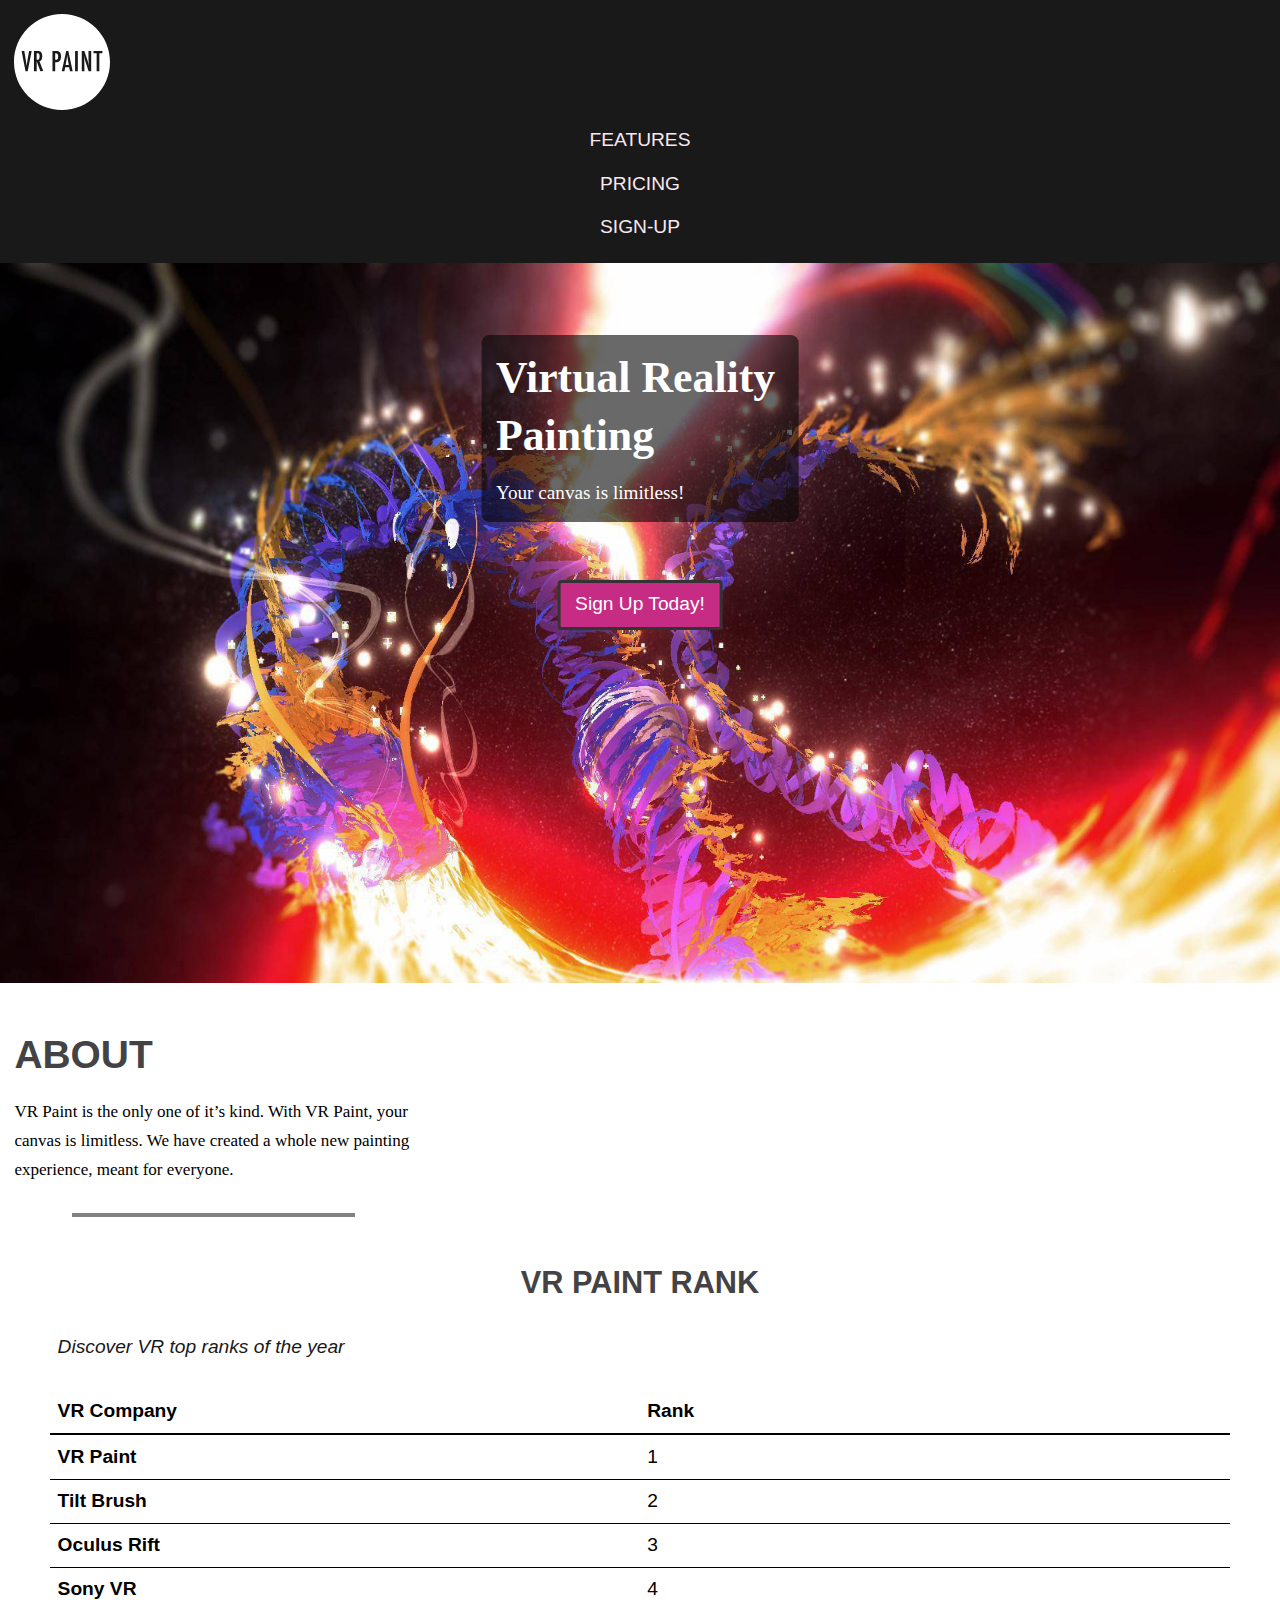
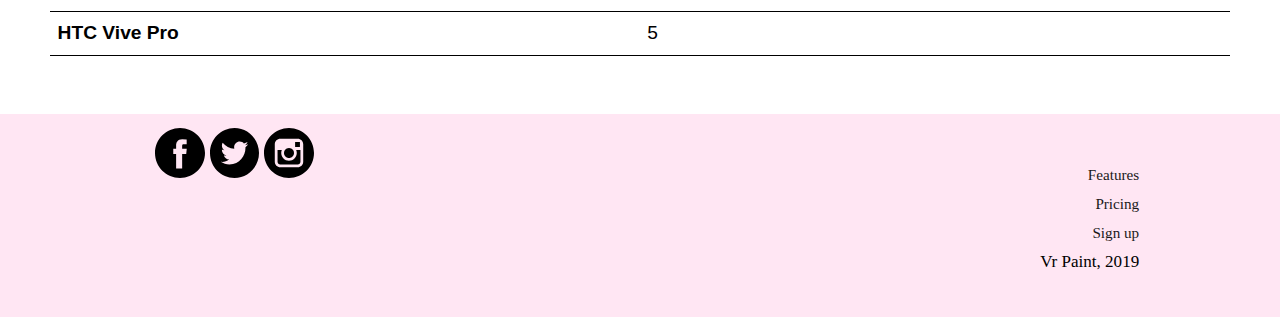
<file: index.html>
<!DOCTYPE html>
<html lang="en-ca">
<head>
  <meta charset="utf-8">
  <title>V4 Paint</title>
  <meta name="viewport" content="width=device-width,initial-scale=1">
  <link rel="stylesheet" href="css/modules.css">
  <link rel="stylesheet" href="css/grid.css">
  <link rel="stylesheet" href="css/type.css">
  <link rel="stylesheet" href="css/main.css">
  <link href="https://fonts.googleapis.com/css?family=Roboto+Slab:400,700" rel="stylesheet">
</head>
<body>

  <header role="banner" class="island-1-2" id="banner">
    <div class="vrpaintlogo">
      <a href="index.html">
        <img src="images/vrpaintlogo.svg" alt="paint">
      </a>
    </div>
    <div>
      <nav role="navigation" id="navigation">
        <ul class="list-group push-0">
          <li><a class="pad-t-1-4 pad-b-1-4" href="tour.html">FEATURES</a></li>
          <li><a class="pad-t-1-4 pad-b-1-4" href="pricing.html">PRICING</a></li>
          <li><a class="pad-t-1-4 pad-b-1-4" href="sign-up.html">SIGN-UP</a></li>
        </ul>
      </nav>
    </div>
  </header>

  <main id="main" tabindex="0" role="main">
    <section class="push banner-height">
      <div class="relative img-cutoff">
        <div class="embed embed-16by9">
          <img class="img-flex embed-item" src="images/vrartworkheader.jpg" alt="header">
        </div>
        <div class="absolute banner-content">
          <div class="value-proposition island-1-2 push-2">
            <h1 class="yotta push-1-2 h1-white">Virtual Reality Painting</h1>
            <p class="push-0 h1-white">Your canvas is limitless!</p>
          </div>
          <div class="text-center">
            <a class="btn" href="sign-up.html">Sign Up Today!</a>
          </div>
        </div>
      </div>
    </section>
    <div class="grid main-width">
      <section class="island-1-2 limit no-pad unit [ xs-1 s-1 m-1 l-1-3 xl-1-3 ]">
        <h2 class="text-upper zetta push-1-2 caption">About</h2>
        <p class="milli no-pad">VR Paint is the only one of it’s kind. With VR Paint, your canvas is limitless. We have created a whole new painting experience, meant for everyone.</p>
        <div class="break pad-b gutter-2 no-pad">
          <hr>
        </div>
      </section>
    </div>
    <div>
      <section class="text-center pad-t-1 pad-b-2">
        <h2 class="text-center">VR PAINT RANK</h2>
        <div class="table-wrapper scrollable gutter-2">
          <table class="push-0">
            <caption>Discover VR top ranks of the year</caption>
            <thead>
              <tr>
                <th class="vr" scope="col">VR Company</th>
                <th class="rank" scope="col">Rank</th>
              </tr>
            </thead>
            <tbody>
              <tr>
                <th class="bold" scope="row">VR Paint</th>
                <td>1</td>
              </tr>
            </tbody>
            <tbody>
              <tr>
                <th scope="row">Tilt Brush</th>
                <td>2</td>
              </tr>
            </tbody>
            <tbody>
              <tr>
                <th scope="row">Oculus Rift</th>
                <td>3</td>
              </tr>
            </tbody>
            <tbody>
              <tr>
                <th scope="row">Sony VR</th>
                <td>4</td>
              </tr>
            </tbody>
            <tbody>
              <tr>
                <th scope="row">HTC Vive Pro</th>
                <td>5</td>
              </tr>
            </tbody>
          </table>
        </div>
      </section>
    </div>
  </main>

  <footer role="contentinfo">
    <div class="wrapper thefooter">
      <div class="social-icons">
        <ul class="list-group-inline pad-t island-1-2 push-0">
          <li><i class="sociallink"><a href="http://facebook.com/"><img src="images/facebook-logo-button.svg" alt="facebook"></a></i></li>
          <li><i class="sociallink"><a href="http://twitter.com/"><img src="images/twitter-logo-button.svg" alt="twitter"></a></i></li>
          <li><i class="sociallink"><a href="http://instagram.com/"><img src="images/instagram-logo.svg" alt="instagram"></a></i></li>
        </ul>
      </div>

      <div class="footer-content">
        <div class="milli nav text-right">
          <nav>
            <ul class="push-none grid-middle unit list-group">
              <li class="micro"><a href="tour.html">Features</a></li>
              <li class="micro"><a href="pricing.html">Pricing</a></li>
              <li class="micro"><a href="sign-up.html">Sign up</a></li>
            </ul>
          </nav>
        </div>
        <div class="text-right">
          <small>Vr Paint, 2019</small>
        </div>
      </div>
    </div>
  </footer>

</body>
</html>
</file>
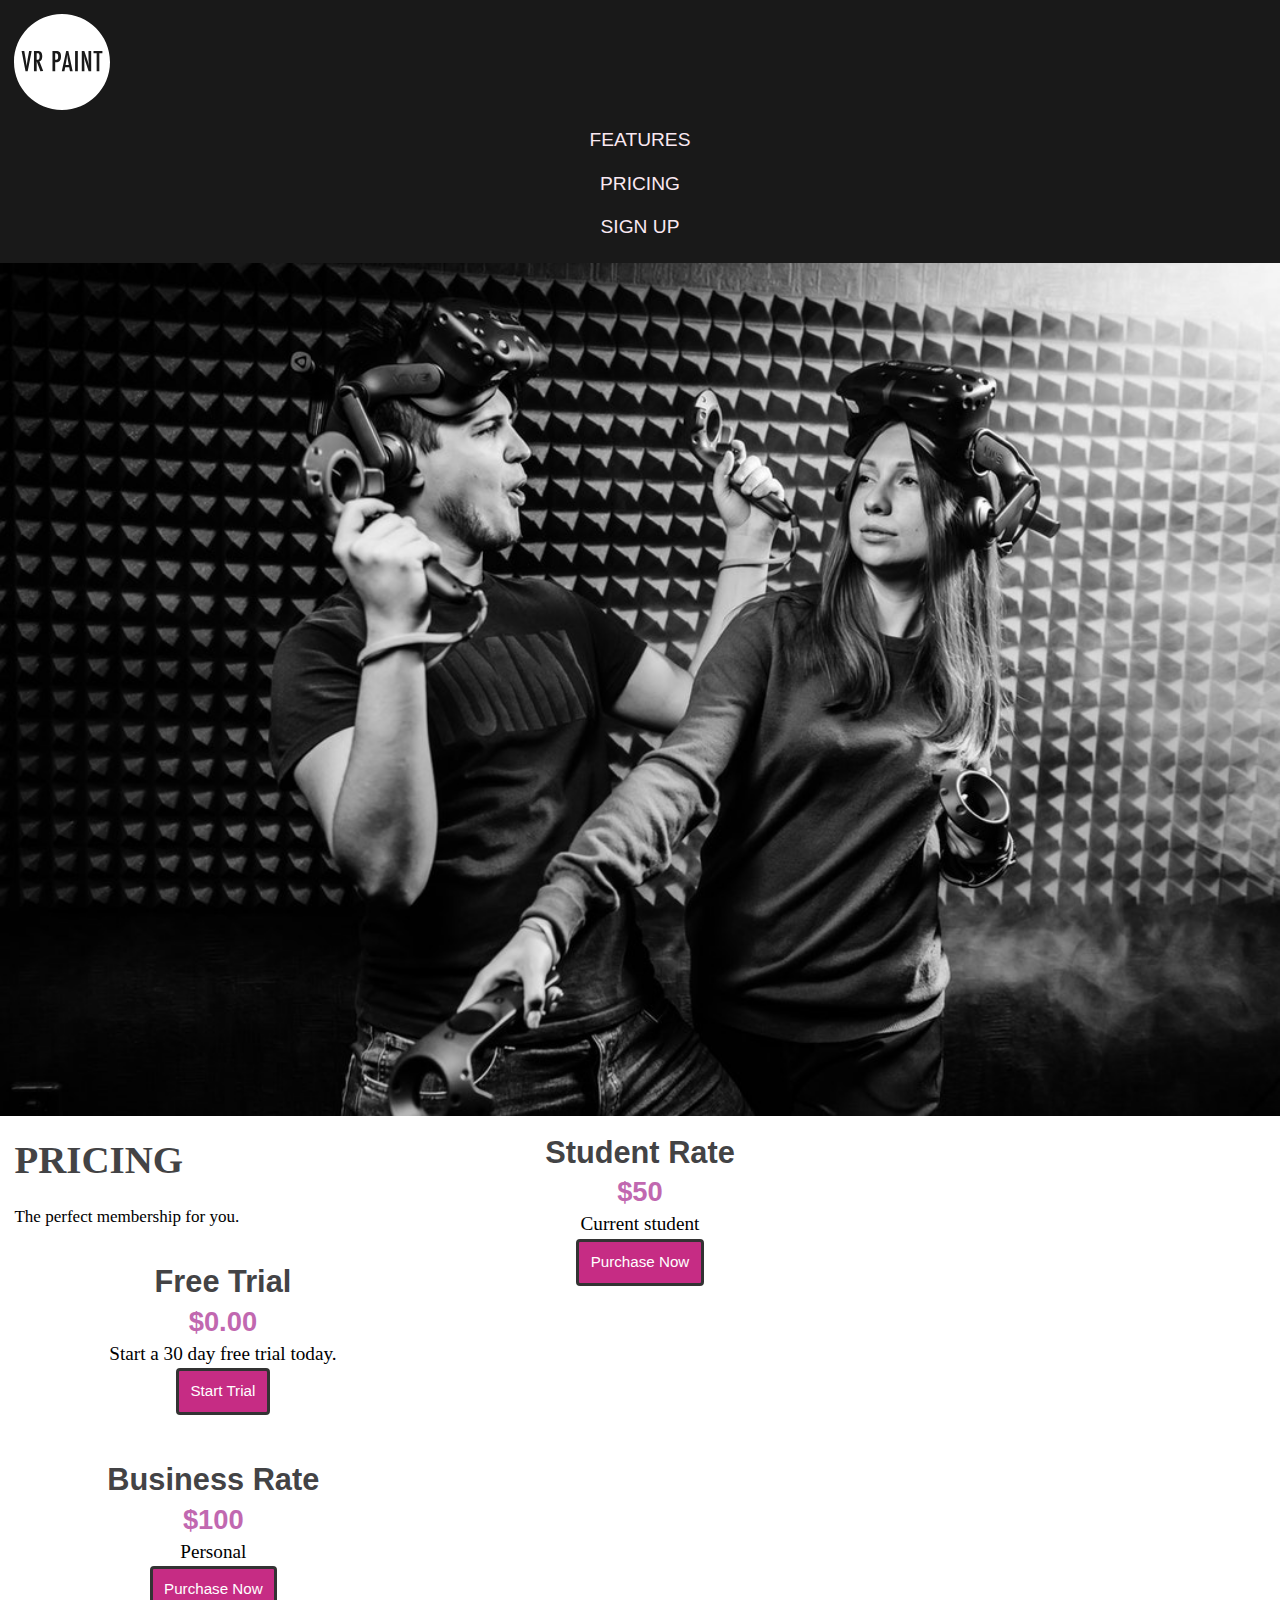
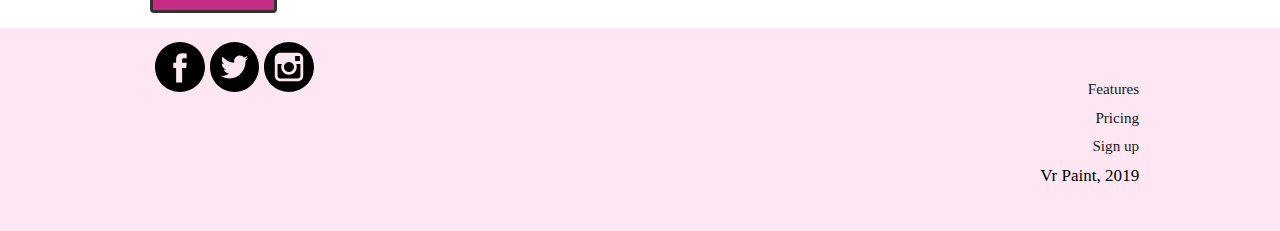
<file: pricing.html>
<!DOCTYPE html>
<html lang="en-ca">
<head>
  <meta charset="utf-8">
  <title>Pricing</title>
  <meta name="viewport" content="width=device-width,initial-scale=1">
  <link rel="stylesheet" href="css/modules.css">
  <link rel="stylesheet" href="css/grid.css">
  <link rel="stylesheet" href="css/type.css">
  <link rel="stylesheet" href="css/main.css">
  <link href="https://fonts.googleapis.com/css?family=Roboto+Slab:400,700" rel="stylesheet">
</head>
<body>

  <header role="banner" class="island-1-2">
    <div class="vrpaintlogo">
      <a href="index.html">
        <img src="images/vrpaintlogo.svg" alt="paint">
      </a>
    </div>
    <div>
      <nav>
        <ul class="list-group push-0">
          <li><a class="pad-t-1-4 pad-b-1-4" href="tour.html">FEATURES</a></li>
          <li><a class="pad-t-1-4 pad-b-1-4" href="pricing.html">PRICING</a></li>
          <li><a class="pad-t-1-4 pad-b-1-4" href="sign-up.html">SIGN UP</a></li>
        </ul>
      </nav>
    </div>
  </header>

  <main id="main" tabindex="0" role="main">
    <section class="img-cutoff">
      <img class="img-flex" src="images/vr2.jpg" alt="pricing">
    </section>
    <div class="island-1-2 grid central-2 embed embed-16by9">
      <div class="unit [ xs-1 s-1 m-1 l-1-3 xl-1-3 ]">
        <div class="grid">
          <section class="unit [ xs-1 s-1 m-1 ]">
            <div class="limit">
              <h1 class="text-upper zetta push-1-2 caption">Pricing</h1>
              <p class="milli">The perfect membership for you.</p>
            </div>
          </section>
          <section class="border-section text-center push-1-2 unit [ xs-1 s-1 m-1 ]">
            <h2 class="push-0">Free Trial</h2>
            <h3 class="push-0">$0.00</h3>
            <p class="push-0">Start a 30 day free trial today.</p>
            <div class="push text-center push-1-2">
              <a class="btn micro" href="sign-up.html">Start Trial</a>
            </div>
          </section>
        </div>
      </div>
      <div class="unit [ xs-1 s-1 m-1 l-1-3 xl-1-3 ]">
        <section class="border-section border-stretch text-center push-1-2">
          <h2 class="push-0">Student Rate</h2>
          <h3 class="push-0">$50</h3>
          <p class="push-0">Current student</p>
          <div class="push text-center push-1-2">
            <a class="btn micro" href="sign-up.html">Purchase Now</a>
          </div>
        </section>
      </div>
    </div>
    <div class="unit [ xs-1 s-1 m-1 l-1-3 xl-1-3 ]">
      <section class="border-section border-stretch text-center push-1-2">
        <h2 class="push-0">Business Rate</h2>
        <h3 class="push-0">$100</h3>
        <p class="push-0">Personal</p>
        <div class="push text-center push-1-2">
          <a class="btn micro" href="sign-up.html">Purchase Now</a>
        </div>
      </section>
    </div>
  </main>

  <footer role="contentinfo">
    <div class="wrapper thefooter">
      <div class="social-icons">
        <ul class="list-group-inline pad-t island-1-2 push-0">
          <li><i class="sociallink"><a href="http://facebook.com/"><img src="images/facebook-logo-button.svg" alt="facebook"></a></i></li>
          <li><i class="sociallink"><a href="http://twitter.com/"><img src="images/twitter-logo-button.svg" alt="twitter"></a></i></li>
          <li><i class="sociallink"><a href="http://instagram.com/"><img src="images/instagram-logo.svg" alt="instagram"></a></i></li>
        </ul>
      </div>

      <div class="footer-content">
        <div class="milli nav text-right">
          <nav>
            <ul class="push-none grid-middle unit list-group">
              <li class="micro"><a href="tour.html">Features</a></li>
              <li class="micro"><a href="pricing.html">Pricing</a></li>
              <li class="micro"><a href="sign-up.html">Sign up</a></li>
            </ul>
          </nav>
        </div>
        <div class="text-right">
          <small>Vr Paint, 2019</small>
        </div>
      </div>
    </div>
  </footer>

</body>
</html>
</file>
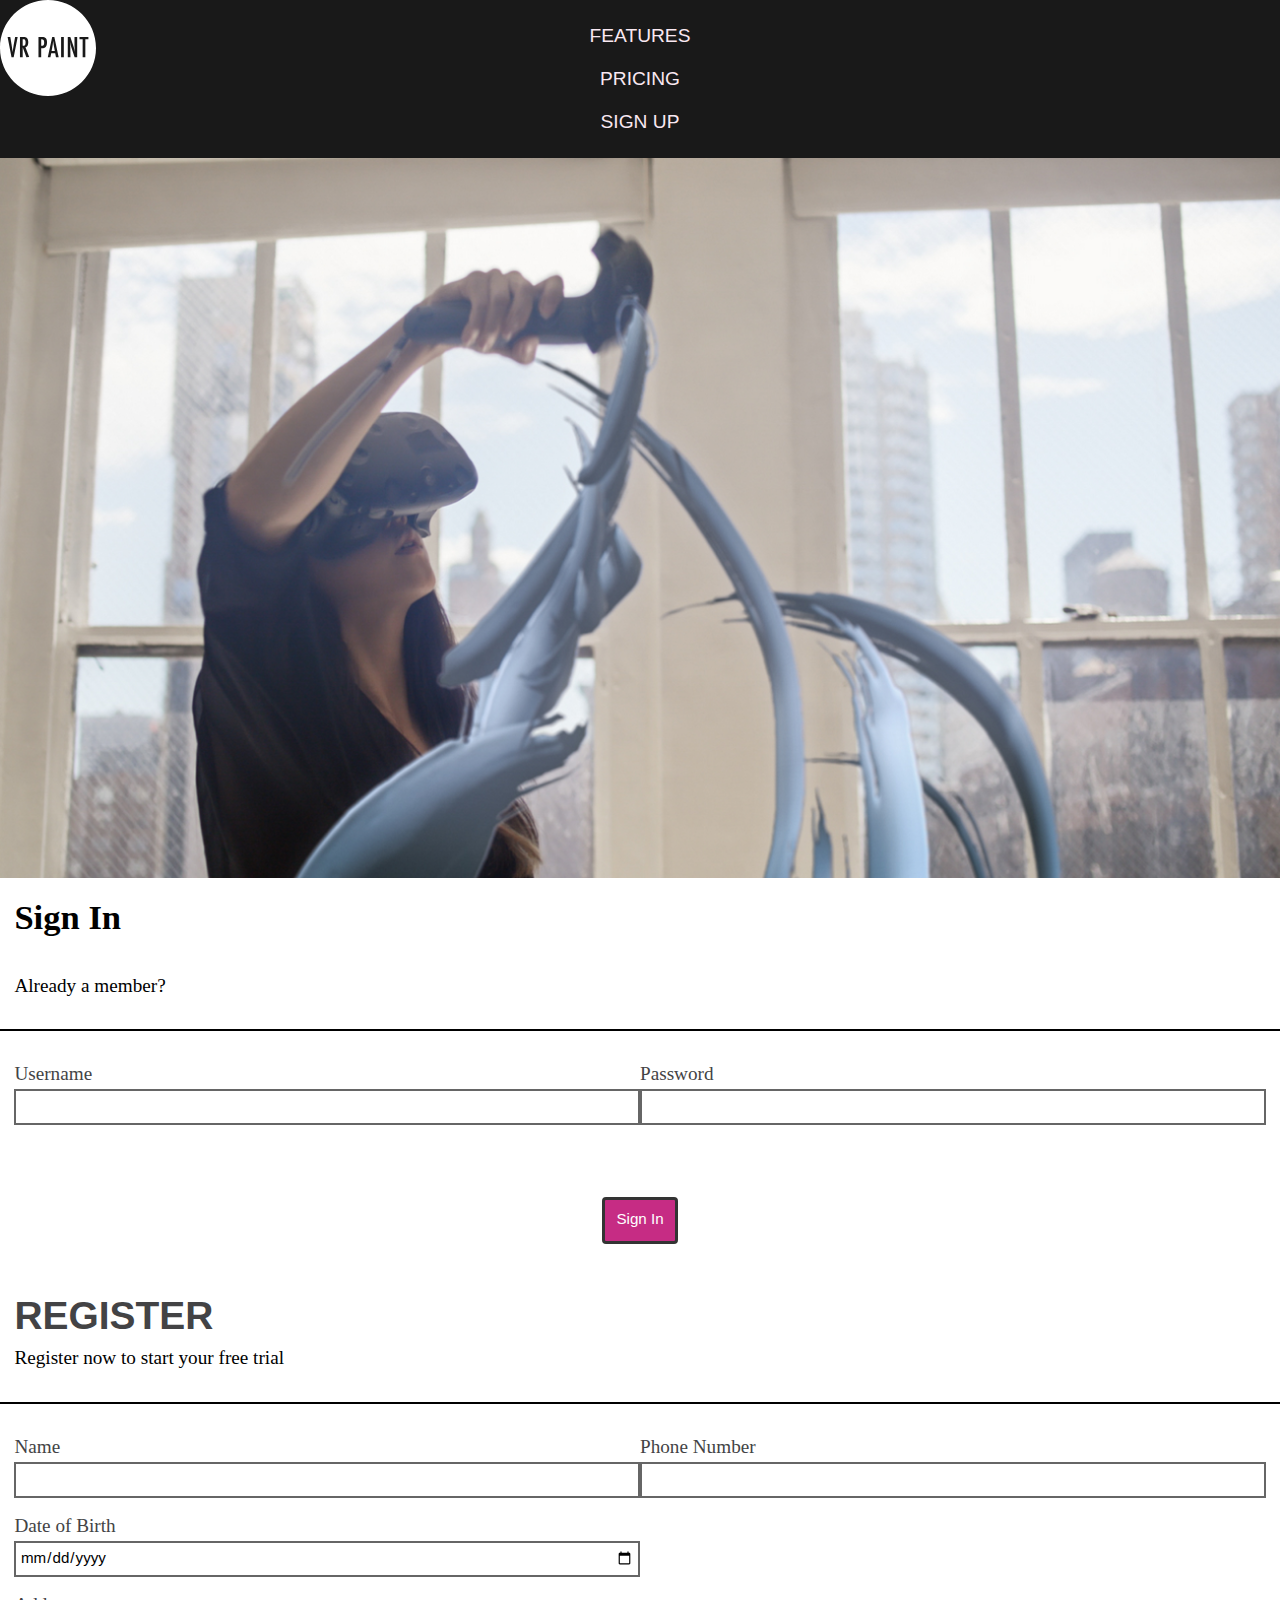
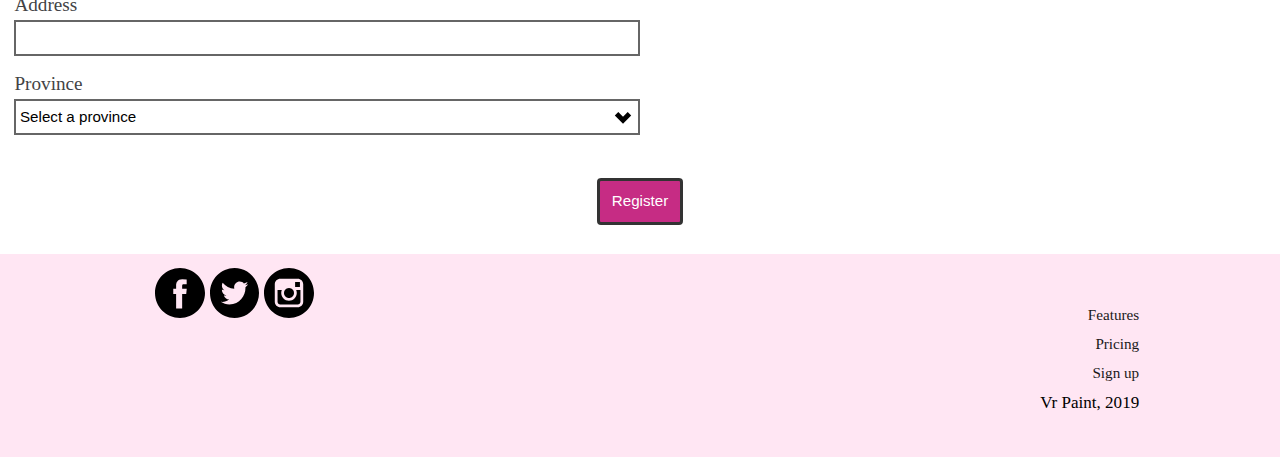
<file: sign-up.html>
<!DOCTYPE html>
<html lang="en-ca">
<head>
  <meta charset="utf-8">
  <title>Sign Up</title>
  <meta name="viewport" content="width=device-width,initial-scale=1">
  <link rel="stylesheet" href="css/modules.css">
  <link rel="stylesheet" href="css/grid.css">
  <link rel="stylesheet" href="css/type.css">
  <link rel="stylesheet" href="css/main.css">
  <link href="https://fonts.googleapis.com/css?family=Roboto+Slab:400,700" rel="stylesheet">
</head>
<body>

  <header role="banner" class="island-1-2">
    <div class="vrpaintlogo embed-item">
      <a href="index.html">
        <img src="images/vrpaintlogo.svg" alt="paint">
      </a>
    </div>
    <div>
      <nav>
        <ul class="list-group push-0">
          <li><a class="pad-t-1-4 pad-b-1-4" href="tour.html">FEATURES</a></li>
          <li><a class="pad-t-1-4 pad-b-1-4" href="pricing.html">PRICING</a></li>
          <li><a class="pad-t-1-4 pad-b-1-4" href="sign-up.html">SIGN UP</a></li>
        </ul>
      </nav>
    </div>
  </header>

  <main>
    <section class="img-cutoff">
      <img class="img-flex" src="images/vr3.jpg" alt="sign-up">
    </section>
    <section class="central-2">
      <div class="gutter-1-2 pad-t-1-2">
        <h1>Sign In</h1>
        <p>Already a member?</p>
      </div>
      <form class="post" action="https://formspree.io/heal0088@algonquinlive.com">
        <fieldset class="island-1-2 central-2 spacegrid">
          <div class="grid">
            <div class="pad-t-1-2 unit push [ xs-1 s-1 m-1-2 ]">
              <label for="username">Username</label>
              <input class="micro" id="username" name="username">
            </div>
            <div class="pad-t-1-2 unit [ xs-1 s-1 m-1-2 ]">
              <label for="password">Password</label>
              <input class="micro" id="password" name="password" type="password">
            </div>
          </div>
        </fieldset>
      </form>
      <div>
        <div class="push text-center">
          <button class="btn micro" type="submit">Sign In</button>
        </div>
      </div>
    </section>
    <section class="central-2">
      <div class="gutter-1-2 pad-t-1-2">
        <h2 class="text-upper zetta push-0 caption">Register</h2>
        <p>Register now to start your free trial</p>
      </div>
      <form class="post" action="https://formspree.io/heal0088@algonquinlive.com">
        <fieldset class="island-1-2 spacegrid">
          <div class="grid">
            <div class="unit [ xs-1 s-1 m-1-2 ]">
              <div class="pad-t-1-2">
                <label for="name">Name</label>
                <input class="micro" id="name" name="name">
              </div>
              <div class="pad-t-1-2">
                <label for="dob">Date of Birth</label>
                <input class="micro" id="dob" name="dob" type="date" required>
              </div>
              <div class="pad-t-1-2">
                <label for="address">Address</label>
                <input class="micro" id="address" name="address" required>
              </div>
              <div class="pad-t-1-2">
                <label for="province">Province</label>
                <select class="micro" id="province" name="province" required>
                  <option value="">Select a province</option>
                  <option>Alberta</option>
                  <option>British Columbia</option>
                  <option>Manitoba</option>
                  <option>New Brunswick</option>
                  <option>Newfoundland</option>
                  <option>Nova Scota</option>
                  <option>Nunavut</option>
                  <option>Ontario</option>
                  <option>Prince Edward Island</option>
                  <option>Quebec</option>
                  <option>Saskatchewan</option>
                  <option>Yukon</option>
                </select>
              </div>
            </div>
            <div class="unit [ xs-1 s-1 m-1-2 ]">
              <div class="pad-t-1-2">
                <label for="phone">Phone Number</label>
                <input class="micro" id="phone" name="phone">
              </div>
            </div>
          </div>
        </fieldset>
      </form>
      <div>
        <div class="push text-center">
          <button class="btn micro" type="submit">Register</button>
        </div>
      </div>
    </section>
  </main>

  <footer role="contentinfo">
    <div class="wrapper thefooter">
      <div class="social-icons">
        <ul class="list-group-inline pad-t island-1-2 push-0">
          <li><i class="sociallink"><a href="http://facebook.com/"><img src="images/facebook-logo-button.svg" alt="facebook"></a></i></li>
          <li><i class="sociallink"><a href="http://twitter.com/"><img src="images/twitter-logo-button.svg" alt="twitter"></a></i></li>
          <li><i class="sociallink"><a href="http://instagram.com/"><img src="images/instagram-logo.svg" alt="instagram"></a></i></li>
        </ul>
      </div>

      <div class="footer-content">
        <div class="milli nav text-right">
          <nav>
            <ul class="push-none grid-middle unit list-group">
              <li class="micro"><a href="tour.html">Features</a></li>
              <li class="micro"><a href="pricing.html">Pricing</a></li>
              <li class="micro"><a href="sign-up.html">Sign up</a></li>
            </ul>
          </nav>
        </div>
        <div class="text-right">
          <small>Vr Paint, 2019</small>
        </div>
      </div>
    </div>
  </footer>

</body>
</html>
</file>
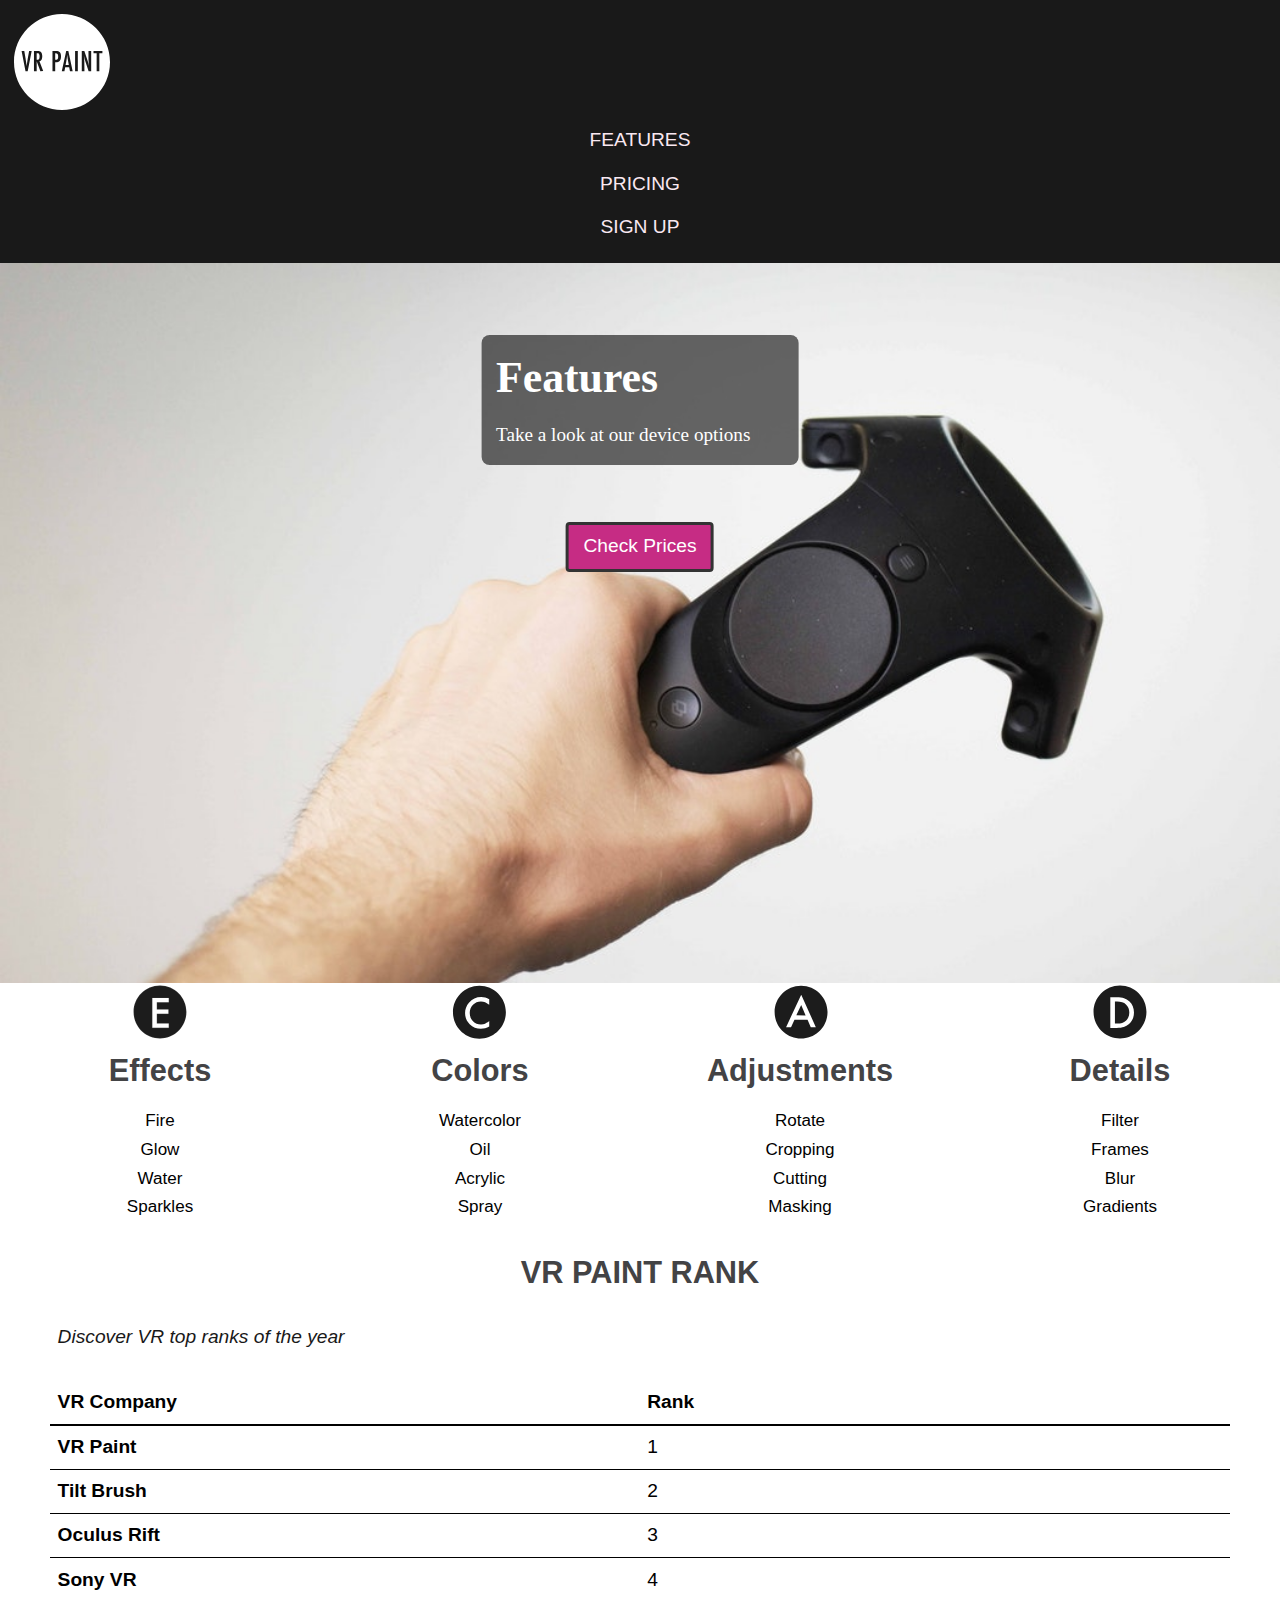
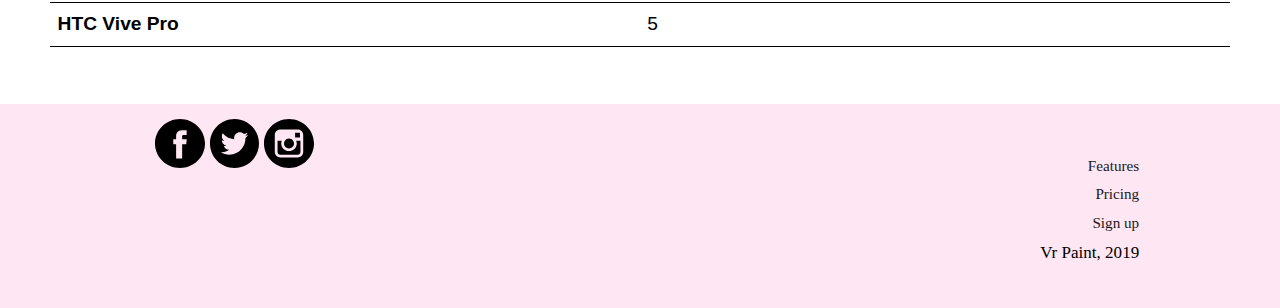
<file: tour.html>
<!DOCTYPE html>
<html lang="en-ca">
<head>
  <meta charset="utf-8">
  <title>Tour</title>
  <meta name="viewport" content="width=device-width,initial-scale=1">
  <link rel="stylesheet" href="css/modules.css">
  <link rel="stylesheet" href="css/grid.css">
  <link rel="stylesheet" href="css/type.css">
  <link rel="stylesheet" href="css/main.css">
  <link href="https://fonts.googleapis.com/css?family=Roboto+Slab:400,700" rel="stylesheet">
</head>
<body>

  <header role="banner" class="island-1-2">
    <div class="vrpaintlogo">
      <a href="index.html">
        <img src="images/vrpaintlogo.svg" alt="paint">
      </a>
    </div>
    <div>
      <nav>
        <ul class="list-group push-0">
          <li><a class="pad-t-1-4 pad-b-1-4" href="tour.html">FEATURES</a></li>
          <li><a class="pad-t-1-4 pad-b-1-4" href="pricing.html">PRICING</a></li>
          <li><a class="pad-t-1-4 pad-b-1-4" href="sign-up.html">SIGN UP</a></li>
        </ul>
      </nav>
    </div>
  </header>

  <main id="main" tabindex="0" role="main">
    <section class="img-cutoff">
      <div class="relative img-cutoff">
        <div class="embed embed-16by9">
          <img class="img-flex embed-item" src="images/vrdevice1.jpg" alt="header">
        </div>
        <div class="absolute banner-content">
          <div class="value-proposition island-1-2 push-2">
            <h1 class="yotta push-1-2 h1-white">Features</h1>
            <p class="push-0 h1-white">Take a look at our device options</p>
          </div>
          <div class="text-center">
            <a class="btn" href="pricing.html">Check Prices</a>
          </div>
        </div>
      </div>
    </section>

    <section class="section-feature p-t-2">
      <div class="grid">
        <div class="unit xs-1 s-1 m-1-2 l-1-4">
          <img class="feature-icon" src="images/effectsicon.svg" alt="effect">
          <h2 class="push-1-2">Effects</h2>
          <ul class="list-group">
            <li class="milli">Fire</li>
            <li class="milli">Glow</li>
            <li class="milli">Water</li>
            <li class="milli">Sparkles</li>
          </ul>
        </div>

        <div class="unit xs-1 s-1 m-1-2 l-1-4">
          <img class="feature-icon" src="images/coloursicon.svg" alt="colour">
          <h2 class="push-1-2">Colors</h2>
          <ul class="list-group">
            <li class="milli">Watercolor</li>
            <li class="milli">Oil</li>
            <li class="milli">Acrylic</li>
            <li class="milli">Spray</li>
          </ul>
        </div>

        <div class="unit xs-1 s-1 m-1-2 l-1-4">
          <img class="feature-icon" src="images/adjustmentsicon.svg" alt="adjustments">
          <h2 class="push-1-2">Adjustments</h2>
          <ul class="list-group">
            <li class="milli">Rotate</li>
            <li class="milli">Cropping</li>
            <li class="milli">Cutting</li>
            <li class="milli">Masking</li>
          </ul>
        </div>

        <div class="unit xs-1 s-1 m-1-2 l-1-4">
          <img class="feature-icon" src="images/detailsicon.svg" alt="details">
          <h2 class="push-1-2">Details</h2>
          <ul class="list-group">
            <li class="milli">Filter</li>
            <li class="milli">Frames</li>
            <li class="milli">Blur</li>
            <li class="milli">Gradients</li>
          </ul>
        </div>
      </div>
    </section>
    <section>
      <div>
        <section class="text-center pad-t-1 pad-b-2">
          <h2 class="text-center">VR PAINT RANK</h2>
          <div class="table-wrapper scrollable gutter-2">
            <table class="push-0">
              <caption>Discover VR top ranks of the year</caption>
              <thead>
                <tr>
                  <th class="vr" scope="col">VR Company</th>
                  <th class="rank" scope="col">Rank</th>
                </tr>
              </thead>
              <tbody>
                <tr>
                  <th class="bold" scope="row">VR Paint</th>
                  <td>1</td>
                </tr>
              </tbody>
              <tbody>
                <tr>
                  <th scope="row">Tilt Brush</th>
                  <td>2</td>
                </tr>
              </tbody>
              <tbody>
                <tr>
                  <th scope="row">Oculus Rift</th>
                  <td>3</td>
                </tr>
              </tbody>
              <tbody>
                <tr>
                  <th scope="row">Sony VR</th>
                  <td>4</td>
                </tr>
              </tbody>
              <tbody>
                <tr>
                  <th scope="row">HTC Vive Pro</th>
                  <td>5</td>
                </tr>
              </tbody>
            </table>
          </div>
        </section>
      </div>
    </section>
  </main>

  <footer role="contentinfo">
    <div class="wrapper thefooter">
      <div class="social-icons">
        <ul class="list-group-inline pad-t island-1-2 push-0">
          <li><i class="sociallink"><a href="http://facebook.com/"><img src="images/facebook-logo-button.svg" alt="facebook"></a></i></li>
          <li><i class="sociallink"><a href="http://twitter.com/"><img src="images/twitter-logo-button.svg" alt="twitter"></a></i></li>
          <li><i class="sociallink"><a href="http://instagram.com/"><img src="images/instagram-logo.svg" alt="instagram"></a></i></li>
        </ul>
      </div>

      <div class="footer-content">
        <div class="milli nav text-right">
          <nav>
            <ul class="push-none grid-middle unit list-group">
              <li class="micro"><a href="tour.html">Features</a></li>
              <li class="micro"><a href="pricing.html">Pricing</a></li>
              <li class="micro"><a href="sign-up.html">Sign up</a></li>
            </ul>
          </nav>
        </div>
        <div class="text-right">
          <small>Vr Paint, 2019</small>
        </div>
      </div>
    </div>
  </footer>

</body>
</html>
</file>
<file: css/modules.css>
/*
 * Modulifier || Code released under the UNLICENSE
 * Code under other copyrights & licenses listed below.
 * https://modulifier.web-dev.tools/#responsive;images;list-group;embed;media-object;icons;hidden;positioning;nice-lists;forms;buttons;accessibility;print
 */

@-moz-viewport { width: device-width; scale: 1; }
@-ms-viewport { width: device-width; scale: 1; }
@-o-viewport { width: device-width; scale: 1; }
@-webkit-viewport { width: device-width; scale: 1; }
@viewport { width: device-width; scale: 1; }

html {
  box-sizing: border-box;
  -moz-text-size-adjust: 100%;
  -ms-text-size-adjust: 100%;
  -webkit-text-size-adjust: 100%;
  text-size-adjust: 100%;
}

*, *::before, *::after {
  box-sizing: inherit;
}

body {
  margin: 0;
}

article,
aside,
details,
figcaption,
figure,
footer,
header,
main,
menu,
nav,
section,
summary {
  display: block;
}

audio,
canvas,
progress,
video {
  display: inline-block;
  vertical-align: baseline;
}

template {
  display: none;
}

details {
  cursor: pointer;
}

audio:not([controls]) {
  display: none;
  height: 0;
}

a,
area,
button,
input,
label,
select,
textarea,
[tabindex] {
  -ms-touch-action: manipulation;
  touch-action: manipulation;
}

img {
  border: 0;
}

.img-flex,
.img-flex img {
  display: block;
  width: 100%;
}

svg {
  fill: currentColor;
}

svg:not(:root) {
  overflow: hidden;
}

svg.img-flex {
  width: 100%;
  height: 100%;
}

.image-replacement, .ir {
  overflow: hidden;
  direction: ltr;
  text-align: left;
  text-indent: 100%;
  white-space: nowrap;
}

.list-group, .list-group-inline, .list-group--inline {
  padding-left: 0;
  list-style-type: none;
}

.list-group > dd {
  margin-left: 0;
}

.list-group-inline::before,
.list-group-inline::after,
.list-group--inline::before,
.list-group--inline::after {
  content: "";
  display: table;
}

.list-group-inline::after,
.list-group--inline::after {
  clear: both;
}

.list-group-inline > li,
.list-group--inline > li {
  display: inline-block;
}

.list-group-inline > dt,
.list-group--inline > dt {
  clear: left;
  float: left;
  width: 11em;
}

.list-group-inline > dd,
.list-group--inline > dd {
  float: left;
  min-width: 12em;
}

.embed {
  margin-left: 0;
  margin-right: 0;
  overflow: hidden;
  position: relative;
  width: 100%;
}

.embed-1by1, .embed--1by1 {
  padding-top: 100%; /* Square */
}

.embed-4by3, .embed--4by3 {
  padding-top: 75%; /* Traditional TV/computer screens */
}

.embed-iso216, .embed--iso216 {
  padding-top: 70.92%; /* A-standard paper sizes */
}

.embed-3by2, .embed--3by2 {
  padding-top: 66.6%; /* Classic 35 mm film & most digital photos, landscape */
}

.embed-2by3, .embed--2by3 {
  padding-top: 150%; /* Classic 35 mm film & most digital photos, portrait */
}

.embed-golden, .embed--golden {
  padding-top: 61.8%; /* The Golden Ratio */
}

.embed-16by9, .embed--16by9 {
  padding-top: 56.25%; /* HD TV */
}

.embed-185by100, .embed--185by100 {
  padding-top: 54.05%; /* Common widescreen cinema */
}

.embed-24by10, .embed--24by10 {
  padding-top: 41.667%; /* Widescreen cinema: 2.4:1 */
}

.embed-3by1, .embed--3by1 {
  padding-top: 33.3333%; /* Panorama photos */
}

.embed-4by1, .embed--4by1 {
  padding-top: 25%; /* Polyvision */
}

.embed-5by1, .embed--5by1 {
  padding-top: 20%; /* Really wide... */
}

.embed-item, .embed__item {
  min-height: 100%;
  left: 0;
  position: absolute;
  top: 0;
  width: 100%;
}

.media {
  overflow: hidden;
}

.media-img, .media__img {
  float: left;
}

.media-img-reversed, .media__img--reversed {
  float: right;
}

.media-img-stacked, .media__img--stacked {
  float: none;
}

.media-body, .media__body {
  overflow: hidden;
  min-width: 12em; /* Slightly less than 200px, responsiveness built in */
}

.icon {
  display: inline-block;
  position: relative;
  background: transparent none no-repeat center center;
  background-size: contain;
  vertical-align: middle;
}

.i-16, .i--16 {
  height: 16px;
  width: 16px;
}

.i-18, .i--18 {
  height: 18px;
  width: 18px;
}

.i-20, .i--20 {
  height: 20px;
  width: 20px;
}

.i-24, .i--24 {
  height: 24px;
  width: 24px;
}

.i-32, .i--32 {
  height: 32px;
  width: 32px;
}

.i-48, .i--48 {
  height: 48px;
  width: 48px;
}

.i-64, .i--64 {
  height: 64px;
  width: 64px;
}

.i-96, .i--96 {
  height: 96px;
  width: 96px;
}

.i-128, .i--128 {
  height: 128px;
  width: 128px;
}

.i-192, .i--192 {
  height: 192px;
  width: 192px;
}

.i-256, .i--256 {
  height: 256px;
  width: 256px;
}

.icon img,
.icon svg {
  left: 0;
  height: 100%;
  position: absolute;
  top: 0;
  width: 100%;
  fill: currentColor;
}

.icon-label {
  vertical-align: middle;
}

.icon-link,
.icon-link:focus,
.icon-link:hover {
  text-decoration: none;
}

[hidden], .hidden {
  /* stylelint-disable declaration-no-important */
  display: none !important;
  visibility: hidden !important;
  /* stylelint-enable */
}

.visually-hidden {
  height: 1px;
  margin: -1px;
  overflow: hidden;
  padding: 0;
  position: absolute;
  width: 1px;
  border: 0;
  clip: rect(0 0 0 0);
  clip-path: inset(50%);
}

.visually-hidden.focusable:active, .visually-hidden.focusable:focus {
  height: auto;
  margin: 0;
  overflow: visible;
  position: static;
  width: auto;
  clip: auto;
  clip-path: none;
}

.invisible {
  visibility: hidden;
}

.chop,
.crop {
  overflow: hidden;
}

.truncate {
  max-width: 100%;
  overflow: hidden;
  width: 100%;
  text-overflow: ellipsis;
  white-space: nowrap;
}

.scrollable {
  max-width: 100%;
  overflow-x: auto;
  overflow-y: hidden;
  -webkit-overflow-scrolling: touch;
}

.flex-row {
  display: -webkit-flex;
  display: -ms-flexbox;
  display: flex;
}

.flex-justify {
  -webkit-justify-content: space-between;
  -ms-flex-pack: space-between;
  justify-content: space-between;
}

.flex-align-center {
  -webkit-align-items: center;
  -ms-flex-align: center;
  align-items: center;
}

.center-text,
.center-flow {
  text-align: center;
}

.center-block {
  margin-left: auto;
  margin-right: auto;
}

.no-auto-margins,
.not-centered {
  /* stylelint-disable declaration-no-important */
  margin-left: 0 !important;
  margin-right: 0 !important;
  /* stylelint-enable */
}

.center-content,
.center-content-vertical,
.center-contents,
.center-contents-vertical {
  display: -webkit-flex;
  display: -ms-flexbox;
  display: flex;
  -webkit-justify-content: center;
  -ms-flex-pack: center;
  justify-content: center;
  -webkit-align-items: center;
  -ms-flex-align: center;
  align-items: center;
  -webkit-align-content: center;
  -ms-flex-line-pack: center;
  align-content: center;
  -webkit-flex-direction: column wrap;
  -ms-flex-direction: column wrap;
  flex-flow: column wrap;
}

.center-content-start,
.center-content-vertical-start,
.center-contents-start,
.center-contents-vertical-start {
  display: -webkit-flex;
  display: -ms-flexbox;
  display: flex;
  -webkit-justify-content: center;
  -ms-flex-pack: center;
  justify-content: center;
  -webkit-flex-direction: column wrap;
  -ms-flex-direction: column wrap;
  flex-flow: column wrap;
}

.center-content-horizontal,
.center-contents-horizontal {
  display: -webkit-flex;
  display: -ms-flexbox;
  display: flex;
  -webkit-justify-content: center;
  -ms-flex-pack: center;
  justify-content: center;
  -webkit-align-items: center;
  -ms-flex-align: center;
  align-items: center;
  -webkit-align-content: center;
  -ms-flex-line-pack: center;
  align-content: center;
  -webkit-flex-direction: row wrap;
  -ms-flex-direction: row wrap;
  flex-flow: row wrap;
}

.clearfix::after {
  content: " ";
  display: block;
  clear: both;
}

.left {
  float: left;
}

.right {
  float: right;
}

.inline {
  display: inline;
}

.block {
  display: block;
}

.inline-block, .ib {
  display: inline-block;
}

.valign-top {
  vertical-align: top;
}

.valign-bottom {
  vertical-align: bottom;
}

.valign-middle {
  vertical-align: middle;
}

.fixed {
  position: fixed;
}

.relative {
  position: relative;
}

[class*="pin-"],
.absolute {
  position: absolute;
}

.static {
  position: static;
}

.zindex-1 {
  z-index: 1;
}

.zindex-2 {
  z-index: 2;
}

.zindex-3 {
  z-index: 3;
}

.zindex-1000 {
  z-index: 1000;
}

.pin-top-left,
.pin-left-top,
.pin-tl,
.pin-lt {
  top: 0;
  left: 0;
}

.pin-top-right,
.pin-right-top,
.pin-tr,
.pin-rt {
  top: 0;
  right: 0;
}

.pin-bottom-left,
.pin-left-bottom,
.pin-bl,
.pin-lb {
  bottom: 0;
  left: 0;
}

.pin-bottom-right,
.pin-right-bottom,
.pin-br,
.pin-rb {
  bottom: 0;
  right: 0;
}

.pin-top-center,
.pin-center-top,
.pin-tc,
.pin-ct {
  left: 50%;
  top: 0;
  transform: translateX(-50%);
}

.pin-bottom-center,
.pin-center-bottom,
.pin-bc,
.pin-cb {
  bottom: 0;
  left: 50%;
  transform: translateX(-50%);
}

.pin-center-left,
.pin-left-center,
.pin-cl,
.pin-lc {
  left: 0;
  top: 50%;
  transform: translateY(-50%);
}

.pin-center-right,
.pin-right-center,
.pin-cr,
.pin-rc {
  right: 0;
  top: 50%;
  transform: translateY(-50%);
}

.pin-center, .pin-c {
  left: 50%;
  top: 50%;
  transform: translate(-50%, -50%);
}

.width-quarter, .w-1-4 {
  width: 25%;
}

.width-half, .w-1-2 {
  width: 50%;
}

.width-full, .w-1 {
  width: 100%;
}

.height-quarter, .h-1-4 {
  height: 25%;
}

.height-half, .h-1-2 {
  height: 50%;
}

.height-full, .h-1 {
  height: 100%;
}

.height-win-quarter, .h-w-1-4 {
  height: 25vh;
  max-height: 46em;
}

.height-win-half, .h-w-1-2 {
  height: 50vh;
  max-height: 46em;
}

.height-win-full, .h-w-1 {
  height: 100vh;
  max-height: 46em;
}

ul {
  list-style-type: none;
}

ul > li::before {
  content: "·";
  float: left;
  margin-left: -1.6em;
  width: 1.3em;
  text-align: right;
}

ol {
  counter-reset: ol-simple-numbers;
  list-style-type: none;
}

ol > li::before {
  float: left;
  margin-left: -1.6em;
  width: 1.3em;
  counter-increment: ol-simple-numbers;
  content: counter(ol-simple-numbers);
  text-align: right;
}

.list-group > li::before,
.list-group-inline > li::before,
.list-group--inline > li::before {
  content: none;
}

/* stylelint-disable no-descending-specificity */

/*
 * (c) Nicolas Gallagher and Jonathan Neal of Normalize.css || MIT License
 *     https://necolas.github.io/normalize.css/
 */

button,
input,
optgroup,
select,
textarea {
  color: inherit;
  font: inherit;
  margin: 0;
}

button,
input {
  overflow: visible;
}

button,
select {
  text-transform: none;
}

button,
html [type="button"],
[type="reset"],
[type="submit"] {
  -webkit-appearance: button;
  cursor: pointer;
}

button[disabled],
html input[disabled] {
  cursor: default;
}

button::-moz-focus-inner,
input::-moz-focus-inner {
  border: 0;
  padding: 0;
}

[type="checkbox"],
[type="radio"] {
  opacity: 0;
  position: absolute;
  height: 1px;
  width: 1px;
}

[type="number"]::-webkit-inner-spin-button,
[type="number"]::-webkit-outer-spin-button {
  height: auto;
}

[type="search"]::-webkit-search-cancel-button,
[type="search"]::-webkit-search-decoration {
  -webkit-appearance: none;
}

fieldset {
  padding-left: 0;
  padding-right: 0;

  border: 0;
  border-top: 2px solid #666;
}

legend {
  color: inherit;
  display: table;
  max-width: 100%;
  padding: 0 .3em 0 0;
  white-space: normal;

  border: 0;

  font-weight: bold;
}

optgroup {
  font-weight: bold;
}

::-webkit-input-placeholder {
  color: inherit;
  opacity: .54;
}

::-webkit-file-upload-button {
  -webkit-appearance: button;
  font: inherit;
}

/* End Normalize.css code */

label,
.label-block {
  display: block;
  cursor: pointer;
}

[type="checkbox"] + label,
[type="radio"] + label,
.label-inline {
  display: inline-block;
}

input:not([type]),
[type="text"],
[type="number"],
[type="search"],
[type="url"],
[type="email"],
[type="password"],
[type="tel"],
[type="datetime-local"],
[type="month"],
[type="week"],
[type="date"],
[type="time"],
[type="range"],
select,
textarea {
  -moz-appearance: none;
  -webkit-appearance: none;
  appearance: none;
}

input,
textarea {
  display: block;
  width: 100%;

  background-color: #fff;
  border: 2px solid #666;
  border-radius: 0;
}

label {
  vertical-align: middle;
}

textarea {
  max-width: 100%;
  min-height: 4em;
  overflow: auto;
}

[type="color"] {
  display: inline-block;
  width: 2em;
}

select {
  display: block;
  width: 100%;

  background-image: url("data:image/svg+xml,%3Csvg xmlns='http://www.w3.org/2000/svg' width='256' height='256' viewBox='0 0 256 256'%3E%3Cpath fill='none' stroke='%23000' stroke-miterlimit='10' stroke-width='70' d='M36.3 82.1l91.9 91.8 91.5-91.8'/%3E%3C/svg%3E");
  background-repeat: no-repeat;
  background-position: calc(100% - .4em) center;
  background-size: 18px auto;
  background-color: #fff;
  border: 2px solid #666;
  border-radius: 0;
}

[type="checkbox"] + label::before {
  content: " ";
  display: inline-block;
  height: 1.8em;
  margin-right: .3em;
  position: relative;
  vertical-align: middle;
  top: -.1em;
  width: 1.8em;

  background-color: #fff;
  background-size: cover;
  border: 2px solid #666;

  line-height: inherit;
}

[type="checkbox"]:checked + label::before {
  background-image: url("data:image/svg+xml,%3Csvg xmlns='http://www.w3.org/2000/svg' width='256' height='256' viewBox='0 0 256 256'%3E%3Cpath fill='none' stroke='%23000' stroke-miterlimit='10' stroke-width='50' d='M49.9 130.1l50.8 50.7L206.1 75.2'/%3E%3C/svg%3E");
}

[type="checkbox"]:focus + label::before {
  outline: 3px solid #000;
  z-index: 1000;
}

[type="radio"] + label::before {
  content: " ";
  display: inline-block;
  height: 1.8em;
  margin-right: .3em;
  position: relative;
  vertical-align: middle;
  top: -.1em;
  width: 1.8em;

  background-color: #fff;
  background-size: cover;
  border: 2px solid #666;
  border-radius: 50%;

  line-height: inherit;
}

[type="radio"]:checked + label::before {
  background-image: url("data:image/svg+xml,%3Csvg xmlns='http://www.w3.org/2000/svg' width='256' height='256' viewBox='0 0 256 256'%3E%3Ccircle cx='128' cy='128' r='70.4'/%3E%3C/svg%3E");
}

[type="radio"]:focus + label::before,
[type="radio"] + label:focus::before {
  box-shadow: 0 0 0 3px #000;
  z-index: 1000;
}

[type="range"] {
  border: 0;
  background-color: #fff;
}

[type="range"]::-webkit-slider-runnable-track {
  height: 6px;

  -webkit-appearance: none;
  appearance: none;
  background-color: #ccc;
  border: 0;
  border-radius: 3px;
}

[type="range"]:active::-webkit-slider-runnable-track {
  background-color: #ccc;
}

[type="range"]::-moz-range-track {
  height: 6px;

  -moz-appearance: none;
  appearance: none;
  background-color: #ccc;
  border: 0;
  border-radius: 3px;
}

[type="range"]:active::-moz-range-track {
  background-color: #ccc;
}

[type="range"]::-ms-track {
  height: 6px;

  -ms-appearance: none;
  appearance: none;
  background-color: #ccc;
  border: 0;
  border-radius: 3px;
}

[type="range"]:active::-ms-track {
  background-color: #ccc;
}

[type="range"]::-webkit-slider-thumb {
  margin-top: -4px;
  height: 16px;
  width: 16px;

  -webkit-appearance: none;
  appearance: none;
  background-color: #000;
  border: none;
  border-radius: 50%;
}

[type="range"]:hover::-webkit-slider-thumb {
  background-color: #000;
}

[type="range"]:active::-webkit-slider-thumb {
  background-color: #000;
}

[type="range"]::-moz-range-thumb {
  margin-top: -4px;
  height: 16px;
  width: 16px;

  -webkit-appearance: none;
  appearance: none;
  background-color: #000;
  border: none;
  border-radius: 50%;
}

[type="range"]:hover::-moz-range-thumb {
  background-color: #000;
}

[type="range"]:active::-moz-range-thumb {
  background-color: #000;
}

[type="range"]::-ms-thumb {
  margin-top: -4px;
  height: 16px;
  width: 16px;

  -webkit-appearance: none;
  appearance: none;
  background-color: #000;
  border: none;
  border-radius: 50%;
}

[type="range"]:hover::-ms-thumb {
  background-color: #000;
}

[type="range"]:active::-ms-thumb {
  background-color: #000;
}

[type="checkbox"].hide-custom-input + label::before,
[type="checkbox"] + .hide-custom-input::before,
[type="radio"].hide-custom-input + label::before,
[type="radio"] + .hide-custom-input::before {
  content: none;
  display: none;
}

/* stylelint-enable */

.link-box {
  display: block;
  text-decoration: none;
}

/* stylelint-disable no-descending-specificity */

button,
.btn {
  cursor: pointer;
  display: inline-block;
  margin: 0;
  overflow: visible;
  padding: .375em .75em .42em;
  -webkit-appearance: none;
  -moz-appearance: none;
  appearance: none;
  background-color: #333;
  border-radius: 4px;
  border: 3px solid #333;
  color: #fff;
  font: inherit;
  text-decoration: none;
  text-transform: none;
}

button::-moz-focus-inner {
  border: 0;
  padding: 0;
}

/* stylelint-enable */

button:focus,
button:hover,
.btn:focus,
.btn:hover {
  background-color: #000;
  border-color: #000;
  color: #fff;
}

button[disabled] {
  cursor: default;
}

.btn-light, .btn--light {
  background-color: #e2e2e2;
  border-color: #e2e2e2;
  color: #000;
}

.btn-light:focus,
.btn-light:hover,
.btn--light:focus,
.btn--light:hover {
  background-color: #666;
  border-color: #666;
  color: #fff;
}

.btn-ghost,
.btn--ghost {
  background-color: transparent;
  border-color: #333;
  color: #000;
}

.btn-ghost:focus,
.btn-ghost:hover,
.btn--ghost:focus,
.btn--ghost:hover {
  background-color: #e2e2e2;
  border-color: #000;
  color: #000;
}

.btn-link {
  display: inline;
  padding: 0;
  background-color: transparent;
  border-radius: 0;
  border: 0;
  color: inherit;
}

.btn-link:focus,
.btn-link:hover {
  background-color: transparent;
  color: inherit;
}

a:hover, a:active {
  outline: none;
}

a:focus,
[tabindex="0"]:focus,
details:focus,
summary:focus,
input:focus,
textarea:focus,
button:focus,
select:focus {
  outline: 3px solid #000;
  outline-offset: 0;
}

a:focus, [tabindex="0"]:focus {
  outline-offset: 3px;
}

.skip-links {
  margin: 0;
  padding: 0;
  list-style-type: none;
}

.skip-links > li::before {
  content: none; /* Remove the bullets if nice lists is selected */
}

.skip-links a,
.skip-links button {
  padding: .5em .75em;
  position: absolute;
  top: -10em;
  z-index: 10000; /* To make sure they're always on top */
  background-color: #000;
  border: 0;
  color: #fff;
  font-size: 1.125rem;
  font-weight: bold;
  text-decoration: none;
}

.skip-links a:focus,
.skip-links button:focus {
  outline-offset: 3px;
  top: 0;
}

[aria-busy="true"] {
  cursor: progress;
}

[aria-controls] {
  cursor: pointer;
}

[aria-disabled] {
  cursor: default;
}

.print-only {
  display: none;
  visibility: hidden;
}

.page-break-before {
  page-break-before: always;
}

.page-break-after {
  page-break-after: always;
}

.no-page-break-inside {
  page-break-inside: avoid;
}

@media print {

  /* stylelint-disable declaration-no-important */

  .no-print {
    display: none !important;
    visibility: hidden !important;
  }

  .print-only,
  .force-print {
    display: block !important;
    visibility: visible !important;
  }

  /* stylelint-enable */

  .visually-hidden.force-print {
    height: auto;
    margin: 0;
    overflow: visible;
    padding: 0;
    position: static;
    width: auto;
    border: 0;
    clip: initial;
    clip-path: none;
  }

  /*
   * (c) Fabien Sa || MIT License
   *     http://bafs.github.io/Gutenberg/
   */

  table,
  blockquote,
  pre,
  code,
  figure,
  li,
  hr,
  ul,
  ol,
  a,
  tr {
    page-break-inside: avoid;
  }

  h1, h2, h3, h4, h5, h6, p, a {
    orphans: 3;
    widows: 3;
  }

  h1,
  h2,
  h3,
  h4,
  h5,
  h6 {
    page-break-after: avoid;
    page-break-inside: avoid;
  }

  h1 + p,
  h2 + p,
  h3 + p,
  h4 + p,
  h5 + p,
  h6 + p {
    page-break-before: avoid;
  }

  img {
    page-break-after: auto;
    page-break-before: auto;
    page-break-inside: avoid;
  }

  /* stylelint-disable declaration-no-important */

  pre {
    white-space: pre-wrap !important;
    word-wrap: break-word;
  }

  /* stylelint-enable */

  /* End Gutenberg code */

  /*
   * (c) HTML5 Boilerplate || MIT License
   *     https://html5boilerplate.com/
   */

  /* stylelint-disable declaration-no-important */

  *, *::before, *::after, *::first-letter, *::first-line {
    background: none transparent !important;
    color: #000 !important;
    box-shadow: none !important;
    text-shadow: none !important;
  }

  /* stylelint-enable */

  a, a:visited {
    text-decoration: underline;
  }

  a[href]::after {
    content: " (" attr(href) ")";
  }

  abbr[title]::after {
    content: " (" attr(title) ")";
  }

  a[href^="#"]::after,
  a[href^="javascript:"]::after,
  a.no-print-href::after,
  a.href-no-print::after {
    content: "";
  }

  thead {
    display: table-header-group;
  }

  /* End HTML5 Boilerplate code */

}
</file>
<file: css/grid.css>
/*
  Gridifier || Code released under the UNLICENSE
  https://gridifier.web-dev.tools/#xs,4,0,0,0;s,4,25,0,0;m,4,38,1,1;l,4,60,1,1
*/

.grid {
  margin: 0;
  padding: 0;
  letter-spacing: -.31em;
  text-rendering: optimizeSpeed;
  display: -webkit-flex;
  display: -ms-flexbox;
  display: flex;
  -webkit-flex-flow: row wrap;
  -ms-flex-flow: row wrap;
  flex-flow: row wrap;
}

.grid-bottom {
  -webkit-align-items: flex-end;
  -ms-align-items: flex-end;
  align-items: flex-end;
}

.grid-middle {
  -webkit-align-items: center;
  -ms-align-items: center;
  align-items: center;
}

.grid-stretch {
  -webkit-align-items: stretch;
  -ms-align-items: stretch;
  align-items: stretch;
}

.opera-only :-o-prefocus,
.grid {
  word-spacing: -.43em;
}

.unit {
  letter-spacing: normal;
  text-rendering: auto;
  vertical-align: top;
  word-spacing: normal;
  display: inline-block;
  visibility: visible;
}

.grid-bottom .unit {
  vertical-align: bottom;
}

.grid-middle .unit {
  vertical-align: middle;
}

[class*="unit-push-"],
[class*="unit-pull-"] {
  position: relative;
}

.unit-content-distribute {
  display: -ms-flexbox;
  display: -webkit-flex;
  display: flex;
  -ms-flex-direction: column;
  -webkit-flex-direction: column;
  flex-direction: column;
  -ms-flex-pack: justify;
  -webkit-justify-content: space-between;
  justify-content: space-between;
}

.unit-content-center,
.unit-content-center-vertical {
  display: -webkit-flex;
  display: -ms-flexbox;
  display: flex;
  -webkit-justify-content: center;
  -ms-flex-pack: center;
  justify-content: center;
  -webkit-align-items: center;
  -ms-flex-align: center;
  align-items: center;
  -webkit-align-content: center;
  -ms-flex-line-pack: center;
  align-content: center;
  -webkit-flex-direction: column wrap;
  -ms-flex-direction: column wrap;
  flex-flow: column wrap;
}

.unit-content-center-horizontal {
  display: -webkit-flex;
  display: -ms-flexbox;
  display: flex;
  -webkit-justify-content: center;
  -ms-flex-pack: center;
  justify-content: center;
  -webkit-align-items: center;
  -ms-flex-align: center;
  align-items: center;
  -webkit-align-content: center;
  -ms-flex-line-pack: center;
  align-content: center;
  -webkit-flex-direction: row wrap;
  -ms-flex-direction: row wrap;
  flex-flow: row wrap;
}

.content-fill,
.content-stretch {
  -ms-flex-grow: 2;
  -webkit-flex-grow: 2;
  flex-grow: 2;
  max-width: 100%; /* @bugfix: IE 10, 11 */
}

.content-shrink {
  -ms-align-self: center;
  -webkit-align-self: center;
  align-self: center;
}

.unit-xs-hidden,
.xs-0 {
  display: none;
  visibility: hidden;
}

.unit-xs-centered {
  margin: 0 auto;
}

.unit-xs-1,
.xs-1 {
  display: block;
  visibility: visible;
  width: 100%;
}

.unit-xs-1-2,
.xs-1-2 {
  width: 50%;
}

.unit-xs-1-3,
.xs-1-3 {
  width: 33.3333%;
}

.unit-xs-2-3,
.xs-2-3 {
  width: 66.6667%;
}

.unit-xs-1-4,
.xs-1-4 {
  width: 25%;
}

.unit-xs-3-4,
.xs-3-4 {
  width: 75%;
}

.unit-xs-1-2,
.xs-1-2,
.unit-xs-1-3,
.xs-1-3,
.unit-xs-2-3,
.xs-2-3,
.unit-xs-1-4,
.xs-1-4,
.unit-xs-3-4,
.xs-3-4 {
  display: inline-block;
  visibility: visible;
}

.unit-xs-1-2[class*="-content-"],
.xs-1-2[class*="-content-"],
.unit-xs-1-3[class*="-content-"],
.xs-1-3[class*="-content-"],
.unit-xs-2-3[class*="-content-"],
.xs-2-3[class*="-content-"],
.unit-xs-1-4[class*="-content-"],
.xs-1-4[class*="-content-"],
.unit-xs-3-4[class*="-content-"],
.xs-3-4[class*="-content-"] {
  display: -webkit-flex;
  display: -ms-flexbox;
  display: flex;
}

.unit-xs-content-distribute,
.xs-content-distribute {
  display: -ms-flexbox;
  display: -webkit-flex;
  display: flex;
  -ms-flex-direction: column;
  -webkit-flex-direction: column;
  flex-direction: column;
  -ms-flex-pack: justify;
  -webkit-justify-content: space-between;
  justify-content: space-between;
}

.unit-xs-content-center,
.unit-xs-content-center-vertical {
  display: -webkit-flex;
  display: -ms-flexbox;
  display: flex;
  -webkit-justify-content: center;
  -ms-flex-pack: center;
  justify-content: center;
  -webkit-align-items: center;
  -ms-flex-align: center;
  align-items: center;
  -webkit-align-content: center;
  -ms-flex-line-pack: center;
  align-content: center;
  -webkit-flex-direction: column wrap;
  -ms-flex-direction: column wrap;
  flex-flow: column wrap;
}

.unit-xs-content-center-horizontal {
  display: -webkit-flex;
  display: -ms-flexbox;
  display: flex;
  -webkit-justify-content: center;
  -ms-flex-pack: center;
  justify-content: center;
  -webkit-align-items: center;
  -ms-flex-align: center;
  align-items: center;
  -webkit-align-content: center;
  -ms-flex-line-pack: center;
  align-content: center;
  -webkit-flex-direction: row wrap;
  -ms-flex-direction: row wrap;
  flex-flow: row wrap;
}

.xs-content-fill,
.xs-content-stretch {
  -ms-flex-grow: 2;
  -webkit-flex-grow: 2;
  flex-grow: 2;
  max-width: 100%; /* @bugfix: IE 10, 11 */
}

.xs-content-shrink {
  -ms-align-self: center;
  -webkit-align-self: center;
  align-self: center;
}

@media only screen and (min-width: 25em) {

  .unit-s-hidden,
  .s-0 {
    display: none;
    visibility: hidden;
  }

  .unit-s-centered {
    margin: 0 auto;
  }

  .unit-s-1,
  .s-1 {
    display: block;
    visibility: visible;
    width: 100%;
  }

  .unit-s-1-2,
  .s-1-2 {
    width: 50%;
  }

  .unit-s-1-3,
  .s-1-3 {
    width: 33.3333%;
  }

  .unit-s-2-3,
  .s-2-3 {
    width: 66.6667%;
  }

  .unit-s-1-4,
  .s-1-4 {
    width: 25%;
  }

  .unit-s-3-4,
  .s-3-4 {
    width: 75%;
  }

  .unit-s-1-2,
  .s-1-2,
  .unit-s-1-3,
  .s-1-3,
  .unit-s-2-3,
  .s-2-3,
  .unit-s-1-4,
  .s-1-4,
  .unit-s-3-4,
  .s-3-4 {
    display: inline-block;
    visibility: visible;
  }

  .unit-s-1-2[class*="-content-"],
  .s-1-2[class*="-content-"],
  .unit-s-1-3[class*="-content-"],
  .s-1-3[class*="-content-"],
  .unit-s-2-3[class*="-content-"],
  .s-2-3[class*="-content-"],
  .unit-s-1-4[class*="-content-"],
  .s-1-4[class*="-content-"],
  .unit-s-3-4[class*="-content-"],
  .s-3-4[class*="-content-"] {
    display: -webkit-flex;
    display: -ms-flexbox;
    display: flex;
  }

  .unit-s-content-distribute,
  .s-content-distribute {
    display: -ms-flexbox;
    display: -webkit-flex;
    display: flex;
    -ms-flex-direction: column;
    -webkit-flex-direction: column;
    flex-direction: column;
    -ms-flex-pack: justify;
    -webkit-justify-content: space-between;
    justify-content: space-between;
  }

  .unit-s-content-center,
  .unit-s-content-center-vertical {
    display: -webkit-flex;
    display: -ms-flexbox;
    display: flex;
    -webkit-justify-content: center;
    -ms-flex-pack: center;
    justify-content: center;
    -webkit-align-items: center;
    -ms-flex-align: center;
    align-items: center;
    -webkit-align-content: center;
    -ms-flex-line-pack: center;
    align-content: center;
    -webkit-flex-direction: column wrap;
    -ms-flex-direction: column wrap;
    flex-flow: column wrap;
  }

  .unit-s-content-center-horizontal {
    display: -webkit-flex;
    display: -ms-flexbox;
    display: flex;
    -webkit-justify-content: center;
    -ms-flex-pack: center;
    justify-content: center;
    -webkit-align-items: center;
    -ms-flex-align: center;
    align-items: center;
    -webkit-align-content: center;
    -ms-flex-line-pack: center;
    align-content: center;
    -webkit-flex-direction: row wrap;
    -ms-flex-direction: row wrap;
    flex-flow: row wrap;
  }

  .s-content-fill,
  .s-content-stretch {
    -ms-flex-grow: 2;
    -webkit-flex-grow: 2;
    flex-grow: 2;
    max-width: 100%; /* @bugfix: IE 10, 11 */
  }

  .s-content-shrink {
    -ms-align-self: center;
    -webkit-align-self: center;
    align-self: center;
  }

}

@media only screen and (min-width: 38em) {

  .unit-m-hidden,
  .m-0 {
    display: none;
    visibility: hidden;
  }

  .unit-m-centered {
    margin: 0 auto;
  }

  .unit-m-1,
  .m-1 {
    display: block;
    visibility: visible;
    width: 100%;
  }

  .unit-offset-m-0 {
    margin-left: 0;
  }

  .unit-push-m-0,
  .unit-pull-m-0 {
    left: 0;
  }

  .unit-m-1-2,
  .m-1-2 {
    width: 50%;
  }

  .unit-offset-m-1-2 {
    margin-left: 50%;
  }

  .unit-push-m-1-2 {
    left: 50%;
  }

  .unit-pull-m-1-2 {
    left: -50%;
  }

  .unit-m-1-3,
  .m-1-3 {
    width: 33.3333%;
  }

  .unit-offset-m-1-3 {
    margin-left: 33.3333%;
  }

  .unit-push-m-1-3 {
    left: 33.3333%;
  }

  .unit-pull-m-1-3 {
    left: -33.3333%;
  }

  .unit-m-2-3,
  .m-2-3 {
    width: 66.6667%;
  }

  .unit-offset-m-2-3 {
    margin-left: 66.6667%;
  }

  .unit-push-m-2-3 {
    left: 66.6667%;
  }

  .unit-pull-m-2-3 {
    left: -66.6667%;
  }

  .unit-m-1-4,
  .m-1-4 {
    width: 25%;
  }

  .unit-offset-m-1-4 {
    margin-left: 25%;
  }

  .unit-push-m-1-4 {
    left: 25%;
  }

  .unit-pull-m-1-4 {
    left: -25%;
  }

  .unit-m-3-4,
  .m-3-4 {
    width: 75%;
  }

  .unit-offset-m-3-4 {
    margin-left: 75%;
  }

  .unit-push-m-3-4 {
    left: 75%;
  }

  .unit-pull-m-3-4 {
    left: -75%;
  }

  .unit-m-1-2,
  .m-1-2,
  .unit-m-1-3,
  .m-1-3,
  .unit-m-2-3,
  .m-2-3,
  .unit-m-1-4,
  .m-1-4,
  .unit-m-3-4,
  .m-3-4 {
    display: inline-block;
    visibility: visible;
  }

  .unit-m-1-2[class*="-content-"],
  .m-1-2[class*="-content-"],
  .unit-m-1-3[class*="-content-"],
  .m-1-3[class*="-content-"],
  .unit-m-2-3[class*="-content-"],
  .m-2-3[class*="-content-"],
  .unit-m-1-4[class*="-content-"],
  .m-1-4[class*="-content-"],
  .unit-m-3-4[class*="-content-"],
  .m-3-4[class*="-content-"] {
    display: -webkit-flex;
    display: -ms-flexbox;
    display: flex;
  }

  .unit-m-content-distribute,
  .m-content-distribute {
    display: -ms-flexbox;
    display: -webkit-flex;
    display: flex;
    -ms-flex-direction: column;
    -webkit-flex-direction: column;
    flex-direction: column;
    -ms-flex-pack: justify;
    -webkit-justify-content: space-between;
    justify-content: space-between;
  }

  .unit-m-content-center,
  .unit-m-content-center-vertical {
    display: -webkit-flex;
    display: -ms-flexbox;
    display: flex;
    -webkit-justify-content: center;
    -ms-flex-pack: center;
    justify-content: center;
    -webkit-align-items: center;
    -ms-flex-align: center;
    align-items: center;
    -webkit-align-content: center;
    -ms-flex-line-pack: center;
    align-content: center;
    -webkit-flex-direction: column wrap;
    -ms-flex-direction: column wrap;
    flex-flow: column wrap;
  }

  .unit-m-content-center-horizontal {
    display: -webkit-flex;
    display: -ms-flexbox;
    display: flex;
    -webkit-justify-content: center;
    -ms-flex-pack: center;
    justify-content: center;
    -webkit-align-items: center;
    -ms-flex-align: center;
    align-items: center;
    -webkit-align-content: center;
    -ms-flex-line-pack: center;
    align-content: center;
    -webkit-flex-direction: row wrap;
    -ms-flex-direction: row wrap;
    flex-flow: row wrap;
  }

  .m-content-fill,
  .m-content-stretch {
    -ms-flex-grow: 2;
    -webkit-flex-grow: 2;
    flex-grow: 2;
    max-width: 100%; /* @bugfix: IE 10, 11 */
  }

  .m-content-shrink {
    -ms-align-self: center;
    -webkit-align-self: center;
    align-self: center;
  }

}

@media only screen and (min-width: 60em) {

  .unit-l-hidden,
  .l-0 {
    display: none;
    visibility: hidden;
  }

  .unit-l-centered {
    margin: 0 auto;
  }

  .unit-l-1,
  .l-1 {
    display: block;
    visibility: visible;
    width: 100%;
  }

  .unit-offset-l-0 {
    margin-left: 0;
  }

  .unit-push-l-0,
  .unit-pull-l-0 {
    left: 0;
  }

  .unit-l-1-2,
  .l-1-2 {
    width: 50%;
  }

  .unit-offset-l-1-2 {
    margin-left: 50%;
  }

  .unit-push-l-1-2 {
    left: 50%;
  }

  .unit-pull-l-1-2 {
    left: -50%;
  }

  .unit-l-1-3,
  .l-1-3 {
    width: 33.3333%;
  }

  .unit-offset-l-1-3 {
    margin-left: 33.3333%;
  }

  .unit-push-l-1-3 {
    left: 33.3333%;
  }

  .unit-pull-l-1-3 {
    left: -33.3333%;
  }

  .unit-l-2-3,
  .l-2-3 {
    width: 66.6667%;
  }

  .unit-offset-l-2-3 {
    margin-left: 66.6667%;
  }

  .unit-push-l-2-3 {
    left: 66.6667%;
  }

  .unit-pull-l-2-3 {
    left: -66.6667%;
  }

  .unit-l-1-4,
  .l-1-4 {
    width: 25%;
  }

  .unit-offset-l-1-4 {
    margin-left: 25%;
  }

  .unit-push-l-1-4 {
    left: 25%;
  }

  .unit-pull-l-1-4 {
    left: -25%;
  }

  .unit-l-3-4,
  .l-3-4 {
    width: 75%;
  }

  .unit-offset-l-3-4 {
    margin-left: 75%;
  }

  .unit-push-l-3-4 {
    left: 75%;
  }

  .unit-pull-l-3-4 {
    left: -75%;
  }

  .unit-l-1-2,
  .l-1-2,
  .unit-l-1-3,
  .l-1-3,
  .unit-l-2-3,
  .l-2-3,
  .unit-l-1-4,
  .l-1-4,
  .unit-l-3-4,
  .l-3-4 {
    display: inline-block;
    visibility: visible;
  }

  .unit-l-1-2[class*="-content-"],
  .l-1-2[class*="-content-"],
  .unit-l-1-3[class*="-content-"],
  .l-1-3[class*="-content-"],
  .unit-l-2-3[class*="-content-"],
  .l-2-3[class*="-content-"],
  .unit-l-1-4[class*="-content-"],
  .l-1-4[class*="-content-"],
  .unit-l-3-4[class*="-content-"],
  .l-3-4[class*="-content-"] {
    display: -webkit-flex;
    display: -ms-flexbox;
    display: flex;
  }

  .unit-l-content-distribute,
  .l-content-distribute {
    display: -ms-flexbox;
    display: -webkit-flex;
    display: flex;
    -ms-flex-direction: column;
    -webkit-flex-direction: column;
    flex-direction: column;
    -ms-flex-pack: justify;
    -webkit-justify-content: space-between;
    justify-content: space-between;
  }

  .unit-l-content-center,
  .unit-l-content-center-vertical {
    display: -webkit-flex;
    display: -ms-flexbox;
    display: flex;
    -webkit-justify-content: center;
    -ms-flex-pack: center;
    justify-content: center;
    -webkit-align-items: center;
    -ms-flex-align: center;
    align-items: center;
    -webkit-align-content: center;
    -ms-flex-line-pack: center;
    align-content: center;
    -webkit-flex-direction: column wrap;
    -ms-flex-direction: column wrap;
    flex-flow: column wrap;
  }

  .unit-l-content-center-horizontal {
    display: -webkit-flex;
    display: -ms-flexbox;
    display: flex;
    -webkit-justify-content: center;
    -ms-flex-pack: center;
    justify-content: center;
    -webkit-align-items: center;
    -ms-flex-align: center;
    align-items: center;
    -webkit-align-content: center;
    -ms-flex-line-pack: center;
    align-content: center;
    -webkit-flex-direction: row wrap;
    -ms-flex-direction: row wrap;
    flex-flow: row wrap;
  }

  .l-content-fill,
  .l-content-stretch {
    -ms-flex-grow: 2;
    -webkit-flex-grow: 2;
    flex-grow: 2;
    max-width: 100%; /* @bugfix: IE 10, 11 */
  }

  .l-content-shrink {
    -ms-align-self: center;
    -webkit-align-self: center;
    align-self: center;
  }

}
</file>
<file: css/type.css>
/*
  Typografier || Code released under the UNLICENSE
  https://typografier.web-dev.tools/#0,100,1.3,1.067,0;38,110,1.4,1.125,1;60,120,1.5,1.125,1;90,130,1.5,1.125,1
*/

html {
  font-size: 100%;
  line-height: 1.3;
}

a {
  background-color: transparent;
  -webkit-text-decoration-skip: objects;
}

sub,
sup {
  font-size: .75em;
  line-height: 1px;
  position: relative;
  vertical-align: baseline;
}

sup {
  top: -.5em;
}

sub {
  bottom: -.25em;
}

pre,
code,
kbd,
samp {
  font-size: 1em;
}

abbr[title] {
  border-bottom: none;
  text-decoration: underline;
  text-decoration: underline dotted;
}

b,
strong {
  font-weight: bold;
}

dfn,
caption {
  font-style: italic;
}

hr {
  border: 0;
  border-top: 2px solid #000;
  height: 0;
}

table {
  border-collapse: collapse;
  border-spacing: 0;
  width: 100%;
  table-layout: fixed;
}

caption {
  text-align: left;
}

th,
td {
  border-bottom: 1px solid #000;
  text-align: left;
  vertical-align: top;
}

thead th {
  vertical-align: bottom;

  border-bottom-width: 2px;
}

.text-left {
  text-align: left;
}

.text-right {
  text-align: right;
}

.text-center {
  text-align: center;
}

.normal {
  font-weight: normal;
  font-style: normal;
}

.not-bold {
  font-weight: normal;
}

.not-italic {
  font-style: normal;
}

.bold {
  font-weight: bold;
}

.italic {
  font-style: italic;
}

.text-upper {
  text-transform: uppercase;
}

.text-lower {
  text-transform: lowercase;
}

.wrapper {
  margin-left: auto;
  margin-right: auto;
  max-width: 52em;
  width: 100%;
}

.wrapper-no-center {
  max-width: 52em;
  width: 100%;
}

.max-length {
  margin-left: auto;
  margin-right: auto;
  max-width: 36em;
  width: 100%;
}

.max-length-no-center {
  max-width: 36em;
  width: 100%;
}

h1,
h2,
h3,
h4,
h5,
h6,
p,
ul,
ol,
dl,
dd,
figure,
blockquote,
details,
hr,
fieldset,
pre,
table,
caption,
menu {
  margin: 0 0 1.3rem;
}

.tenamega {
  font-size: 2.0408rem;
  line-height: 2.925rem;
}

.tenakilo {
  font-size: 1.9127rem;
  line-height: 2.6rem;
}

.tena {
  font-size: 1.7926rem;
  line-height: 2.6rem;
}

.nina {
  font-size: 1.68rem;
  line-height: 2.275rem;
}

.yotta {
  font-size: 1.5745rem;
  line-height: 2.275rem;
}

.zetta {
  font-size: 1.4757rem;
  line-height: 1.95rem;
}

h1,
.exa {
  font-size: 1.383rem;
  line-height: 1.95rem;
}

h2,
.peta {
  font-size: 1.2962rem;
  line-height: 1.95rem;
}

h3,
.tera {
  font-size: 1.2148rem;
  line-height: 1.625rem;
}

h4,
.giga {
  font-size: 1.1385rem;
  line-height: 1.625rem;
}

h5,
.mega {
  font-size: 1.067rem;
  line-height: 1.625rem;
}

h6,
.kilo,
input,
textarea {
  font-size: 1rem;
  line-height: 1.3rem;
}

small,
.milli {
  font-size: .9372rem;
  line-height: 1.3rem;
}

.micro {
  font-size: .8784rem;
  line-height: 1.3rem;
}

.nano {
  font-size: .8232rem;
  line-height: 1.3rem;
}

.pico {
  font-size: .7715rem;
  line-height: 1.3rem;
}

ul {
  padding-left: 1em;
}

ol {
  padding-left: 1.6em;
}

input,
option,
select {
  height: calc(1.3rem + .1625rem + .1625rem);
}

[type="color"] {
  width: calc(1.3rem + .1625rem + .1625rem);
}

[type="checkbox"],
[type="radio"] {
  display: inline-block;
  height: auto;
}

.push {
  margin-bottom: 1.3rem;
}

.push-none,
.push-0 {
  margin-bottom: 0;
}

.push-double,
.push-2 {
  margin-bottom: 2.6rem;
}

.push-three-quarters,
.push-3-4 {
  margin-bottom: .975rem;
}

.push-half,
.push-1-2 {
  margin-bottom: .65rem;
}

.push-quarter,
.push-1-4 {
  margin-bottom: .325rem;
}

.push-eighth,
.push-1-8 {
  margin-bottom: .1625rem;
}

.push-right-eighth,
.push-r-1-8 {
  margin-right: .1625rem;
}

.push-right-quarter,
.push-r-1-4 {
  margin-right: .325rem;
}

.push-right-half,
.push-r-1-2 {
  margin-right: .65rem;
}

.push-right-three-quarters,
.push-r-3-4 {
  margin-right: .975rem;
}

.push-right,
.push-r {
  margin-right: 1.3rem;
}

.pad-top,
.pad-t {
  padding-top: 1.3rem;
}

.pad-bottom,
.pad-b {
  padding-bottom: 1.3rem;
}

.pad-top-double,
.pad-t-2 {
  padding-top: 2.6rem;
}

.pad-bottom-double,
.pad-b-2 {
  padding-bottom: 2.6rem;
}

.pad-top-three-quarters,
.pad-t-3-4 {
  padding-top: .975rem;
}

.pad-bottom-three-quarters,
.pad-b-3-4 {
  padding-bottom: .975rem;
}

.pad-top-half,
.pad-t-1-2 {
  padding-top: .65rem;
}

.pad-bottom-half,
.pad-b-1-2 {
  padding-bottom: .65rem;
}

.pad-top-quarter,
.pad-t-1-4 {
  padding-top: .325rem;
}

.pad-bottom-quarter,
.pad-b-1-4 {
  padding-bottom: .325rem;
}

.pad-top-eighth,
.pad-t-1-8 {
  padding-top: .1625rem;
}

.pad-bottom-eighth,
.pad-b-1-8 {
  padding-bottom: .1625rem;
}

.island {
  padding: 1.3rem;
}

.island-double,
.island-2 {
  padding: 2.6rem;
}

.island-three-quarters,
.island-3-4 {
  padding: .975rem;
}

.island-half,
.island-1-2 {
  padding: .65rem;
}

.island-quarter,
.island-1-4,
td,
table th {
  padding: .325rem;
}

.island-eighth,
.island-1-8,
input:not([type="checkbox"]),
input:not([type="radio"]),
textarea {
  padding: .1625rem;
}

.gutter {
  padding-left: 1.3rem;
  padding-right: 1.3rem;
}

.gutter-double,
.gutter-2 {
  padding-left: 2.6rem;
  padding-right: 2.6rem;
}

.gutter-three-quarters,
.gutter-3-4 {
  padding-left: .975rem;
  padding-right: .975rem;
}

.gutter-half,
.gutter-1-2 {
  padding-left: .65rem;
  padding-right: .65rem;
}

.gutter-quarter,
.gutter-1-4,
caption {
  padding-left: .325rem;
  padding-right: .325rem;
}

.gutter-eighth,
.gutter-1-8 {
  padding-left: .1625rem;
  padding-right: .1625rem;
}

.i-1 {
  height: 1.3rem;
  width: 1.3rem;
}

.i-3-4 {
  height: .975rem;
  width: .975rem;
}

.i-1-2 {
  height: .65rem;
  width: .65rem;
}

.i-1-4 {
  height: .325rem;
  width: .325rem;
}

.i-1-8 {
  height: .1625rem;
  width: .1625rem;
}

.i-1-1-2,
.i-3-2 {
  height: 1.95rem;
  width: 1.95rem;
}

.i-1-1-4,
.i-5-4 {
  height: 1.625rem;
  width: 1.625rem;
}

.i-1-3-4,
.i-7-4 {
  height: 2.275rem;
  width: 2.275rem;
}

.i-2 {
  height: 2.6rem;
  width: 2.6rem;
}

select {
  padding: 0 .1625rem;
}

fieldset {
  padding: .325rem 0;

  border: 0;
  border-top: 2px solid #000;
}

legend {
  padding-right: .325rem;
}

@media only screen and (min-width: 38em) {

  html {
    font-size: 110%;
    line-height: 1.4;
  }

  h1,
  h2,
  h3,
  h4,
  h5,
  h6,
  p,
  ul,
  ol,
  dl,
  dd,
  figure,
  blockquote,
  details,
  hr,
  fieldset,
  pre,
  table,
  caption,
  menu {
    margin: 0 0 1.4rem;
  }

  .tenamega {
    font-size: 3.6532rem;
    line-height: 4.9rem;
  }

  .tenakilo {
    font-size: 3.2473rem;
    line-height: 4.55rem;
  }

  .tena {
    font-size: 2.8865rem;
    line-height: 3.85rem;
  }

  .nina {
    font-size: 2.5658rem;
    line-height: 3.5rem;
  }

  .yotta {
    font-size: 2.2807rem;
    line-height: 3.15rem;
  }

  .zetta {
    font-size: 2.0273rem;
    line-height: 2.8rem;
  }

  h1,
  .exa {
    font-size: 1.802rem;
    line-height: 2.45rem;
  }

  h2,
  .peta {
    font-size: 1.6018rem;
    line-height: 2.1rem;
  }

  h3,
  .tera {
    font-size: 1.4238rem;
    line-height: 2.1rem;
  }

  h4,
  .giga {
    font-size: 1.2656rem;
    line-height: 1.75rem;
  }

  h5,
  .mega {
    font-size: 1.125rem;
    line-height: 1.75rem;
  }

  h6,
  .kilo,
  input,
  textarea {
    font-size: 1rem;
    line-height: 1.4rem;
  }

  small,
  .milli {
    font-size: .8889rem;
    line-height: 1.4rem;
  }

  .micro {
    font-size: .7901rem;
    line-height: 1.4rem;
  }

  .nano {
    font-size: .7023rem;
    line-height: 1.05rem;
  }

  .pico {
    font-size: .6243rem;
    line-height: 1.05rem;
  }

  ul,
  ol {
    padding-left: 0;
  }

  ul ul,
  ol ul {
    padding-left: 1em;
  }

  ol ol,
  ul ol {
    padding-left: 1.6em;
  }

  .hang-punc {
    float: left;
    margin-left: -1.4em;
    text-align: right;
    width: 1.3em;
  }

  table {
    margin-left: -.35rem;
    margin-right: -.35rem;
    width: calc(100% + .35rem + .35rem);
  }

  input,
  option,
  select {
    height: calc(1.4rem + .175rem + .175rem);
  }

  [type="color"] {
    width: calc(1.4rem + .175rem + .175rem);
  }

  [type="checkbox"],
  [type="radio"] {
    display: inline-block;
    height: auto;
  }

  .push {
    margin-bottom: 1.4rem;
  }

  .push-none,
  .push-0 {
    margin-bottom: 0;
  }

  .push-double,
  .push-2 {
    margin-bottom: 2.8rem;
  }

  .push-three-quarters,
  .push-3-4 {
    margin-bottom: 1.05rem;
  }

  .push-half,
  .push-1-2 {
    margin-bottom: .7rem;
  }

  .push-quarter,
  .push-1-4 {
    margin-bottom: .35rem;
  }

  .push-eighth,
  .push-1-8 {
    margin-bottom: .175rem;
  }

  .push-right-eighth,
  .push-r-1-8 {
    margin-right: .175rem;
  }

  .push-right-quarter,
  .push-r-1-4 {
    margin-right: .35rem;
  }

  .push-right-half,
  .push-r-1-2 {
    margin-right: .7rem;
  }

  .push-right-three-quarters,
  .push-r-3-4 {
    margin-right: 1.05rem;
  }

  .push-right,
  .push-r {
    margin-right: 1.4rem;
  }

  .pad-top,
  .pad-t {
    padding-top: 1.4rem;
  }

  .pad-bottom,
  .pad-b {
    padding-bottom: 1.4rem;
  }

  .pad-top-double,
  .pad-t-2 {
    padding-top: 2.8rem;
  }

  .pad-bottom-double,
  .pad-b-2 {
    padding-bottom: 2.8rem;
  }

  .pad-top-three-quarters,
  .pad-t-3-4 {
    padding-top: 1.05rem;
  }

  .pad-bottom-three-quarters,
  .pad-b-3-4 {
    padding-bottom: 1.05rem;
  }

  .pad-top-half,
  .pad-t-1-2 {
    padding-top: .7rem;
  }

  .pad-bottom-half,
  .pad-b-1-2 {
    padding-bottom: .7rem;
  }

  .pad-top-quarter,
  .pad-t-1-4 {
    padding-top: .35rem;
  }

  .pad-bottom-quarter,
  .pad-b-1-4 {
    padding-bottom: .35rem;
  }

  .pad-top-eighth,
  .pad-t-1-8 {
    padding-top: .175rem;
  }

  .pad-bottom-eighth,
  .pad-b-1-8 {
    padding-bottom: .175rem;
  }

  .island {
    padding: 1.4rem;
  }

  .island-double,
  .island-2 {
    padding: 2.8rem;
  }

  .island-three-quarters,
  .island-3-4 {
    padding: 1.05rem;
  }

  .island-half,
  .island-1-2 {
    padding: .7rem;
  }

  .island-quarter,
  .island-1-4,
  td,
  table th {
    padding: .35rem;
  }

  .island-eighth,
  .island-1-8,
  input:not([type="checkbox"]),
  input:not([type="radio"]),
  textarea {
    padding: .175rem;
  }

  .gutter {
    padding-left: 1.4rem;
    padding-right: 1.4rem;
  }

  .gutter-double,
  .gutter-2 {
    padding-left: 2.8rem;
    padding-right: 2.8rem;
  }

  .gutter-three-quarters,
  .gutter-3-4 {
    padding-left: 1.05rem;
    padding-right: 1.05rem;
  }

  .gutter-half,
  .gutter-1-2 {
    padding-left: .7rem;
    padding-right: .7rem;
  }

  .gutter-quarter,
  .gutter-1-4,
  caption {
    padding-left: .35rem;
    padding-right: .35rem;
  }

  .gutter-eighth,
  .gutter-1-8 {
    padding-left: .175rem;
    padding-right: .175rem;
  }

  .i-1 {
    height: 1.4rem;
    width: 1.4rem;
  }

  .i-3-4 {
    height: 1.05rem;
    width: 1.05rem;
  }

  .i-1-2 {
    height: .7rem;
    width: .7rem;
  }

  .i-1-4 {
    height: .35rem;
    width: .35rem;
  }

  .i-1-8 {
    height: .175rem;
    width: .175rem;
  }

  .i-1-1-2,
  .i-3-2 {
    height: 2.1rem;
    width: 2.1rem;
  }

  .i-1-1-4,
  .i-5-4 {
    height: 1.75rem;
    width: 1.75rem;
  }

  .i-1-3-4,
  .i-7-4 {
    height: 2.45rem;
    width: 2.45rem;
  }

  .i-2 {
    height: 2.8rem;
    width: 2.8rem;
  }

  select {
    padding: 0 .175rem;
  }

  fieldset {
    padding: .35rem 0;

    border: 0;
    border-top: 2px solid #000;
  }

  legend {
    padding-right: .35rem;
  }

}

@media only screen and (min-width: 60em) {

  html {
    font-size: 120%;
    line-height: 1.5;
  }

  h1,
  h2,
  h3,
  h4,
  h5,
  h6,
  p,
  ul,
  ol,
  dl,
  dd,
  figure,
  blockquote,
  details,
  hr,
  fieldset,
  pre,
  table,
  caption,
  menu {
    margin: 0 0 1.5rem;
  }

  .tenamega {
    font-size: 3.6532rem;
    line-height: 4.875rem;
  }

  .tenakilo {
    font-size: 3.2473rem;
    line-height: 4.5rem;
  }

  .tena {
    font-size: 2.8865rem;
    line-height: 4.125rem;
  }

  .nina {
    font-size: 2.5658rem;
    line-height: 3.375rem;
  }

  .yotta {
    font-size: 2.2807rem;
    line-height: 3rem;
  }

  .zetta {
    font-size: 2.0273rem;
    line-height: 3rem;
  }

  h1,
  .exa {
    font-size: 1.802rem;
    line-height: 2.625rem;
  }

  h2,
  .peta {
    font-size: 1.6018rem;
    line-height: 2.25rem;
  }

  h3,
  .tera {
    font-size: 1.4238rem;
    line-height: 1.875rem;
  }

  h4,
  .giga {
    font-size: 1.2656rem;
    line-height: 1.875rem;
  }

  h5,
  .mega {
    font-size: 1.125rem;
    line-height: 1.5rem;
  }

  h6,
  .kilo,
  input,
  textarea {
    font-size: 1rem;
    line-height: 1.5rem;
  }

  small,
  .milli {
    font-size: .8889rem;
    line-height: 1.5rem;
  }

  .micro {
    font-size: .7901rem;
    line-height: 1.5rem;
  }

  .nano {
    font-size: .7023rem;
    line-height: 1.125rem;
  }

  .pico {
    font-size: .6243rem;
    line-height: 1.125rem;
  }

  ul,
  ol {
    padding-left: 0;
  }

  ul ul,
  ol ul {
    padding-left: 1em;
  }

  ol ol,
  ul ol {
    padding-left: 1.6em;
  }

  .hang-punc {
    float: left;
    margin-left: -1.4em;
    text-align: right;
    width: 1.3em;
  }

  table {
    margin-left: -.375rem;
    margin-right: -.375rem;
    width: calc(100% + .375rem + .375rem);
  }

  input,
  option,
  select {
    height: calc(1.5rem + .1875rem + .1875rem);
  }

  [type="color"] {
    width: calc(1.5rem + .1875rem + .1875rem);
  }

  [type="checkbox"],
  [type="radio"] {
    display: inline-block;
    height: auto;
  }

  .push {
    margin-bottom: 1.5rem;
  }

  .push-none,
  .push-0 {
    margin-bottom: 0;
  }

  .push-double,
  .push-2 {
    margin-bottom: 3rem;
  }

  .push-three-quarters,
  .push-3-4 {
    margin-bottom: 1.125rem;
  }

  .push-half,
  .push-1-2 {
    margin-bottom: .75rem;
  }

  .push-quarter,
  .push-1-4 {
    margin-bottom: .375rem;
  }

  .push-eighth,
  .push-1-8 {
    margin-bottom: .1875rem;
  }

  .push-right-eighth,
  .push-r-1-8 {
    margin-right: .1875rem;
  }

  .push-right-quarter,
  .push-r-1-4 {
    margin-right: .375rem;
  }

  .push-right-half,
  .push-r-1-2 {
    margin-right: .75rem;
  }

  .push-right-three-quarters,
  .push-r-3-4 {
    margin-right: 1.125rem;
  }

  .push-right,
  .push-r {
    margin-right: 1.5rem;
  }

  .pad-top,
  .pad-t {
    padding-top: 1.5rem;
  }

  .pad-bottom,
  .pad-b {
    padding-bottom: 1.5rem;
  }

  .pad-top-double,
  .pad-t-2 {
    padding-top: 3rem;
  }

  .pad-bottom-double,
  .pad-b-2 {
    padding-bottom: 3rem;
  }

  .pad-top-three-quarters,
  .pad-t-3-4 {
    padding-top: 1.125rem;
  }

  .pad-bottom-three-quarters,
  .pad-b-3-4 {
    padding-bottom: 1.125rem;
  }

  .pad-top-half,
  .pad-t-1-2 {
    padding-top: .75rem;
  }

  .pad-bottom-half,
  .pad-b-1-2 {
    padding-bottom: .75rem;
  }

  .pad-top-quarter,
  .pad-t-1-4 {
    padding-top: .375rem;
  }

  .pad-bottom-quarter,
  .pad-b-1-4 {
    padding-bottom: .375rem;
  }

  .pad-top-eighth,
  .pad-t-1-8 {
    padding-top: .1875rem;
  }

  .pad-bottom-eighth,
  .pad-b-1-8 {
    padding-bottom: .1875rem;
  }

  .island {
    padding: 1.5rem;
  }

  .island-double,
  .island-2 {
    padding: 3rem;
  }

  .island-three-quarters,
  .island-3-4 {
    padding: 1.125rem;
  }

  .island-half,
  .island-1-2 {
    padding: .75rem;
  }

  .island-quarter,
  .island-1-4,
  td,
  table th {
    padding: .375rem;
  }

  .island-eighth,
  .island-1-8,
  input:not([type="checkbox"]),
  input:not([type="radio"]),
  textarea {
    padding: .1875rem;
  }

  .gutter {
    padding-left: 1.5rem;
    padding-right: 1.5rem;
  }

  .gutter-double,
  .gutter-2 {
    padding-left: 3rem;
    padding-right: 3rem;
  }

  .gutter-three-quarters,
  .gutter-3-4 {
    padding-left: 1.125rem;
    padding-right: 1.125rem;
  }

  .gutter-half,
  .gutter-1-2 {
    padding-left: .75rem;
    padding-right: .75rem;
  }

  .gutter-quarter,
  .gutter-1-4,
  caption {
    padding-left: .375rem;
    padding-right: .375rem;
  }

  .gutter-eighth,
  .gutter-1-8 {
    padding-left: .1875rem;
    padding-right: .1875rem;
  }

  .i-1 {
    height: 1.5rem;
    width: 1.5rem;
  }

  .i-3-4 {
    height: 1.125rem;
    width: 1.125rem;
  }

  .i-1-2 {
    height: .75rem;
    width: .75rem;
  }

  .i-1-4 {
    height: .375rem;
    width: .375rem;
  }

  .i-1-8 {
    height: .1875rem;
    width: .1875rem;
  }

  .i-1-1-2,
  .i-3-2 {
    height: 2.25rem;
    width: 2.25rem;
  }

  .i-1-1-4,
  .i-5-4 {
    height: 1.875rem;
    width: 1.875rem;
  }

  .i-1-3-4,
  .i-7-4 {
    height: 2.625rem;
    width: 2.625rem;
  }

  .i-2 {
    height: 3rem;
    width: 3rem;
  }

  select {
    padding: 0 .1875rem;
  }

  fieldset {
    padding: .375rem 0;

    border: 0;
    border-top: 2px solid #000;
  }

  legend {
    padding-right: .375rem;
  }

}

@media only screen and (min-width: 90em) {

  html {
    font-size: 130%;
    line-height: 1.5;
  }

  h1,
  h2,
  h3,
  h4,
  h5,
  h6,
  p,
  ul,
  ol,
  dl,
  dd,
  figure,
  blockquote,
  details,
  hr,
  fieldset,
  pre,
  table,
  caption,
  menu {
    margin: 0 0 1.5rem;
  }

  .tenamega {
    font-size: 3.6532rem;
    line-height: 4.875rem;
  }

  .tenakilo {
    font-size: 3.2473rem;
    line-height: 4.5rem;
  }

  .tena {
    font-size: 2.8865rem;
    line-height: 4.125rem;
  }

  .nina {
    font-size: 2.5658rem;
    line-height: 3.375rem;
  }

  .yotta {
    font-size: 2.2807rem;
    line-height: 3rem;
  }

  .zetta {
    font-size: 2.0273rem;
    line-height: 3rem;
  }

  h1,
  .exa {
    font-size: 1.802rem;
    line-height: 2.625rem;
  }

  h2,
  .peta {
    font-size: 1.6018rem;
    line-height: 2.25rem;
  }

  h3,
  .tera {
    font-size: 1.4238rem;
    line-height: 1.875rem;
  }

  h4,
  .giga {
    font-size: 1.2656rem;
    line-height: 1.875rem;
  }

  h5,
  .mega {
    font-size: 1.125rem;
    line-height: 1.5rem;
  }

  h6,
  .kilo,
  input,
  textarea {
    font-size: 1rem;
    line-height: 1.5rem;
  }

  small,
  .milli {
    font-size: .8889rem;
    line-height: 1.5rem;
  }

  .micro {
    font-size: .7901rem;
    line-height: 1.5rem;
  }

  .nano {
    font-size: .7023rem;
    line-height: 1.125rem;
  }

  .pico {
    font-size: .6243rem;
    line-height: 1.125rem;
  }

  ul,
  ol {
    padding-left: 0;
  }

  ul ul,
  ol ul {
    padding-left: 1em;
  }

  ol ol,
  ul ol {
    padding-left: 1.6em;
  }

  .hang-punc {
    float: left;
    margin-left: -1.4em;
    text-align: right;
    width: 1.3em;
  }

  table {
    margin-left: -.375rem;
    margin-right: -.375rem;
    width: calc(100% + .375rem + .375rem);
  }

  input,
  option,
  select {
    height: calc(1.5rem + .1875rem + .1875rem);
  }

  [type="color"] {
    width: calc(1.5rem + .1875rem + .1875rem);
  }

  [type="checkbox"],
  [type="radio"] {
    display: inline-block;
    height: auto;
  }

  .push {
    margin-bottom: 1.5rem;
  }

  .push-none,
  .push-0 {
    margin-bottom: 0;
  }

  .push-double,
  .push-2 {
    margin-bottom: 3rem;
  }

  .push-three-quarters,
  .push-3-4 {
    margin-bottom: 1.125rem;
  }

  .push-half,
  .push-1-2 {
    margin-bottom: .75rem;
  }

  .push-quarter,
  .push-1-4 {
    margin-bottom: .375rem;
  }

  .push-eighth,
  .push-1-8 {
    margin-bottom: .1875rem;
  }

  .push-right-eighth,
  .push-r-1-8 {
    margin-right: .1875rem;
  }

  .push-right-quarter,
  .push-r-1-4 {
    margin-right: .375rem;
  }

  .push-right-half,
  .push-r-1-2 {
    margin-right: .75rem;
  }

  .push-right-three-quarters,
  .push-r-3-4 {
    margin-right: 1.125rem;
  }

  .push-right,
  .push-r {
    margin-right: 1.5rem;
  }

  .pad-top,
  .pad-t {
    padding-top: 1.5rem;
  }

  .pad-bottom,
  .pad-b {
    padding-bottom: 1.5rem;
  }

  .pad-top-double,
  .pad-t-2 {
    padding-top: 3rem;
  }

  .pad-bottom-double,
  .pad-b-2 {
    padding-bottom: 3rem;
  }

  .pad-top-three-quarters,
  .pad-t-3-4 {
    padding-top: 1.125rem;
  }

  .pad-bottom-three-quarters,
  .pad-b-3-4 {
    padding-bottom: 1.125rem;
  }

  .pad-top-half,
  .pad-t-1-2 {
    padding-top: .75rem;
  }

  .pad-bottom-half,
  .pad-b-1-2 {
    padding-bottom: .75rem;
  }

  .pad-top-quarter,
  .pad-t-1-4 {
    padding-top: .375rem;
  }

  .pad-bottom-quarter,
  .pad-b-1-4 {
    padding-bottom: .375rem;
  }

  .pad-top-eighth,
  .pad-t-1-8 {
    padding-top: .1875rem;
  }

  .pad-bottom-eighth,
  .pad-b-1-8 {
    padding-bottom: .1875rem;
  }

  .island {
    padding: 1.5rem;
  }

  .island-double,
  .island-2 {
    padding: 3rem;
  }

  .island-three-quarters,
  .island-3-4 {
    padding: 1.125rem;
  }

  .island-half,
  .island-1-2 {
    padding: .75rem;
  }

  .island-quarter,
  .island-1-4,
  td,
  table th {
    padding: .375rem;
  }

  .island-eighth,
  .island-1-8,
  input:not([type="checkbox"]),
  input:not([type="radio"]),
  textarea {
    padding: .1875rem;
  }

  .gutter {
    padding-left: 1.5rem;
    padding-right: 1.5rem;
  }

  .gutter-double,
  .gutter-2 {
    padding-left: 3rem;
    padding-right: 3rem;
  }

  .gutter-three-quarters,
  .gutter-3-4 {
    padding-left: 1.125rem;
    padding-right: 1.125rem;
  }

  .gutter-half,
  .gutter-1-2 {
    padding-left: .75rem;
    padding-right: .75rem;
  }

  .gutter-quarter,
  .gutter-1-4,
  caption {
    padding-left: .375rem;
    padding-right: .375rem;
  }

  .gutter-eighth,
  .gutter-1-8 {
    padding-left: .1875rem;
    padding-right: .1875rem;
  }

  .i-1 {
    height: 1.5rem;
    width: 1.5rem;
  }

  .i-3-4 {
    height: 1.125rem;
    width: 1.125rem;
  }

  .i-1-2 {
    height: .75rem;
    width: .75rem;
  }

  .i-1-4 {
    height: .375rem;
    width: .375rem;
  }

  .i-1-8 {
    height: .1875rem;
    width: .1875rem;
  }

  .i-1-1-2,
  .i-3-2 {
    height: 2.25rem;
    width: 2.25rem;
  }

  .i-1-1-4,
  .i-5-4 {
    height: 1.875rem;
    width: 1.875rem;
  }

  .i-1-3-4,
  .i-7-4 {
    height: 2.625rem;
    width: 2.625rem;
  }

  .i-2 {
    height: 3rem;
    width: 3rem;
  }

  select {
    padding: 0 .1875rem;
  }

  fieldset {
    padding: .375rem 0;

    border: 0;
    border-top: 2px solid #000;
  }

  legend {
    padding-right: .375rem;
  }

}
</file>
<file: css/main.css>
header {
  background: #191919;
}

header nav {
  display: block;
}

header nav li {
  text-align: center;
  width: 100%;
}

header nav a {
  color: #f9e8f1;
  display: inline-block;
  text-decoration: none;
  font-family: Roboto, sans-serif;
  width: 100%;
  transition: 550ms;
}

header nav a:hover {
  background-color: #ea6cac;
  transition: 550ms;
  border-radius: 5px;
}

.current {
  background: #434345;
  border-radius: 5px;
}

.vrpaintlogo {
  max-width: 5rem;
}

main {
  font-family: Roboto, sans-serif;
}

h1,
label {
  font-family: Roboto, sans-serif;
  font-family: bold;
}

label {
  color: #434345;
}

.h1-white {
  color: #fff;
  width: 15rem;
}

.banner-content {
  left: 50%;
  top: 10%;
  transform: translateX(-50%);
}

.value-proposition {
  background-color: rgba(5, 5, 5, .6);
  border-radius: 8px;
}

.caption {
  color: #434345;
}

h2 {
  font-family: Roboto, sans-serif;
  color: #434345;
}

caption {
  font-family: Roboto, sans-serif;
  color: #191919;
}

h3 {
  font-family: Roboto, sans-serif;
  color: #c168b0;
}

p {
  font-family: Roboto, serif;
}

.break {
  width: 100%;
}

.feature-icon {
  max-width: 3rem;
}

footer a {
  color: #191919;
  text-decoration: none;
  font-family: Roboto, serif;
}

.footer-content {
  transform: translateY(-40px);
}

footer {
  background-color: #ffe6f3;
}

footer ol li {
  display: inline;
}

ol {
  text-align: right;
  width: 50%;
}

.section-feature {
  margin: auto 0;
  text-align: center;
}

.sociallink {
  max-width: 2rem;
}

.social-fb {
  max-height: 1.75rem;
}

.btn {
  background-color: #c62c84;
}

.btn a {
  color: #fff;
  text-decoration: none;
}

.limit {
  max-width: 25em;
}

hr {
  max-width: 25em;
  margin: 0 auto;
  border: 2px solid;
}

.banner-height {
  min-height: 14em;
  background-color: #fff;
}
</file>
